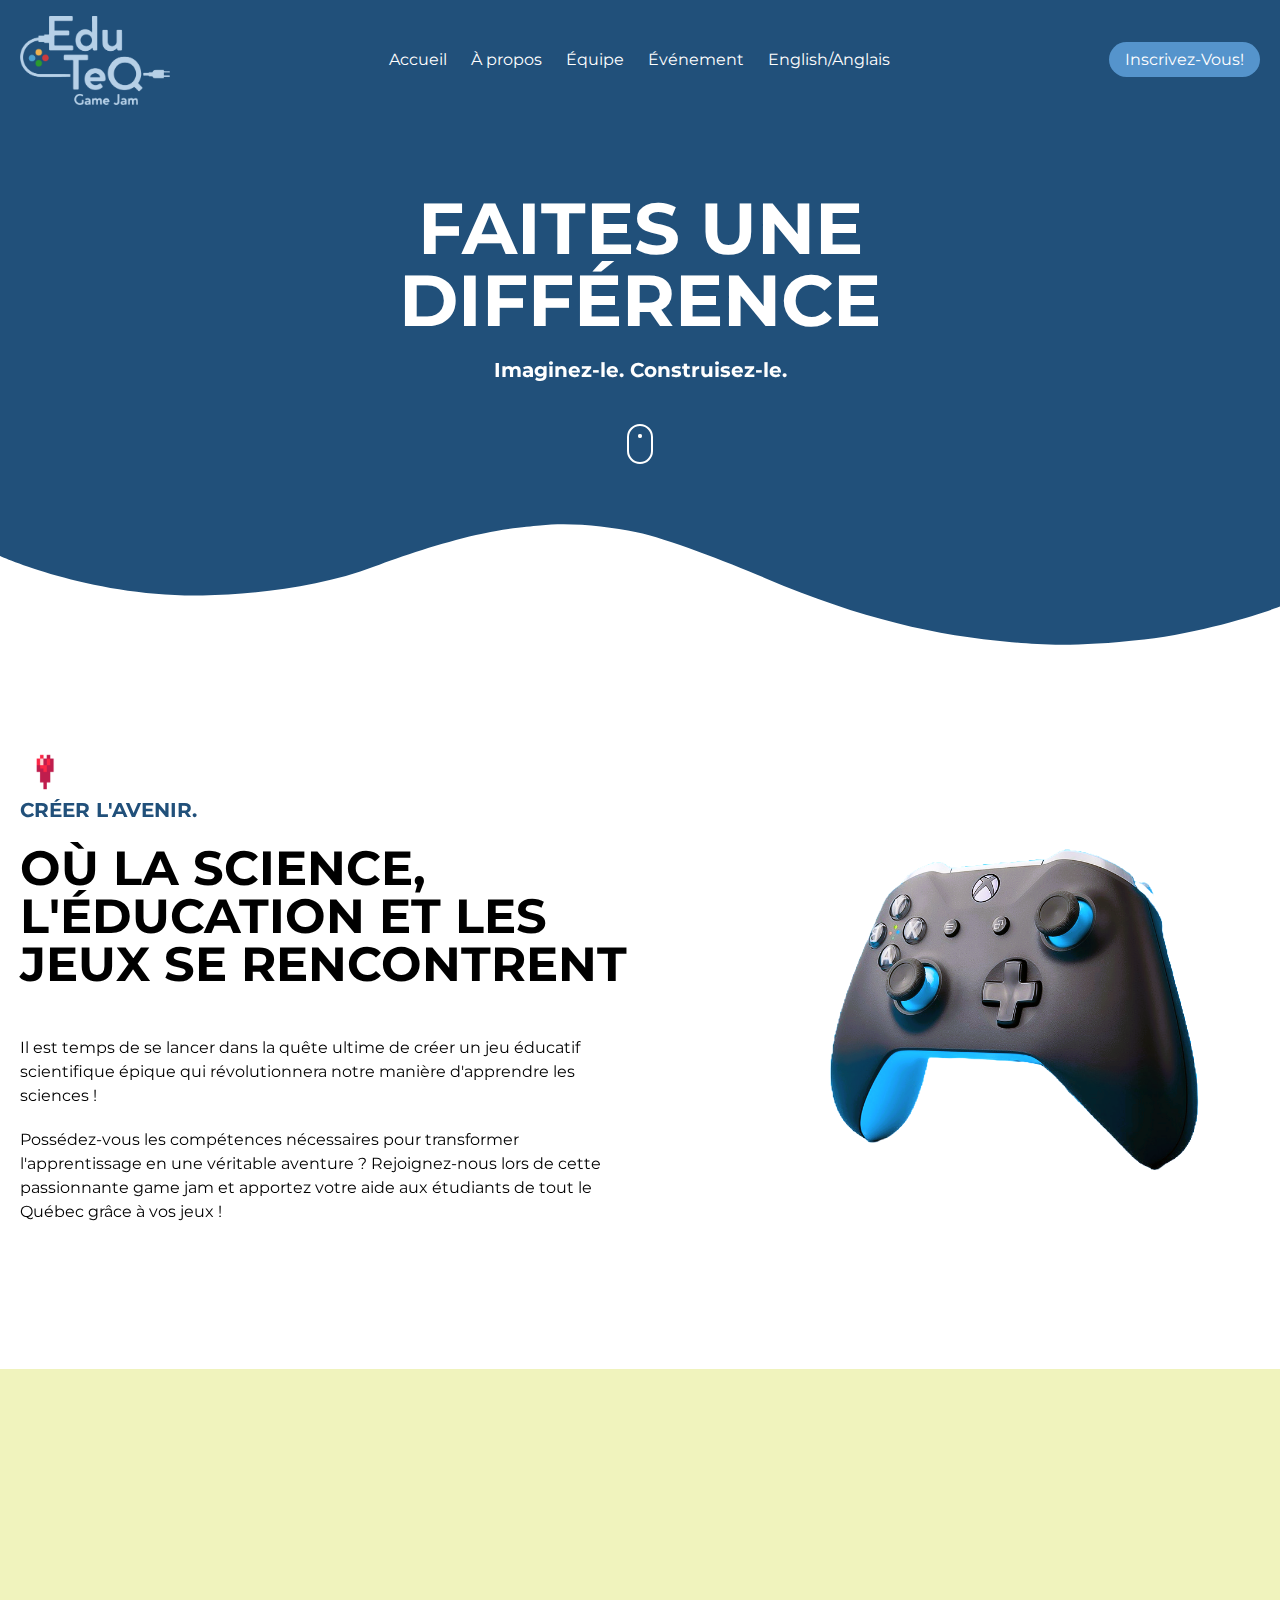
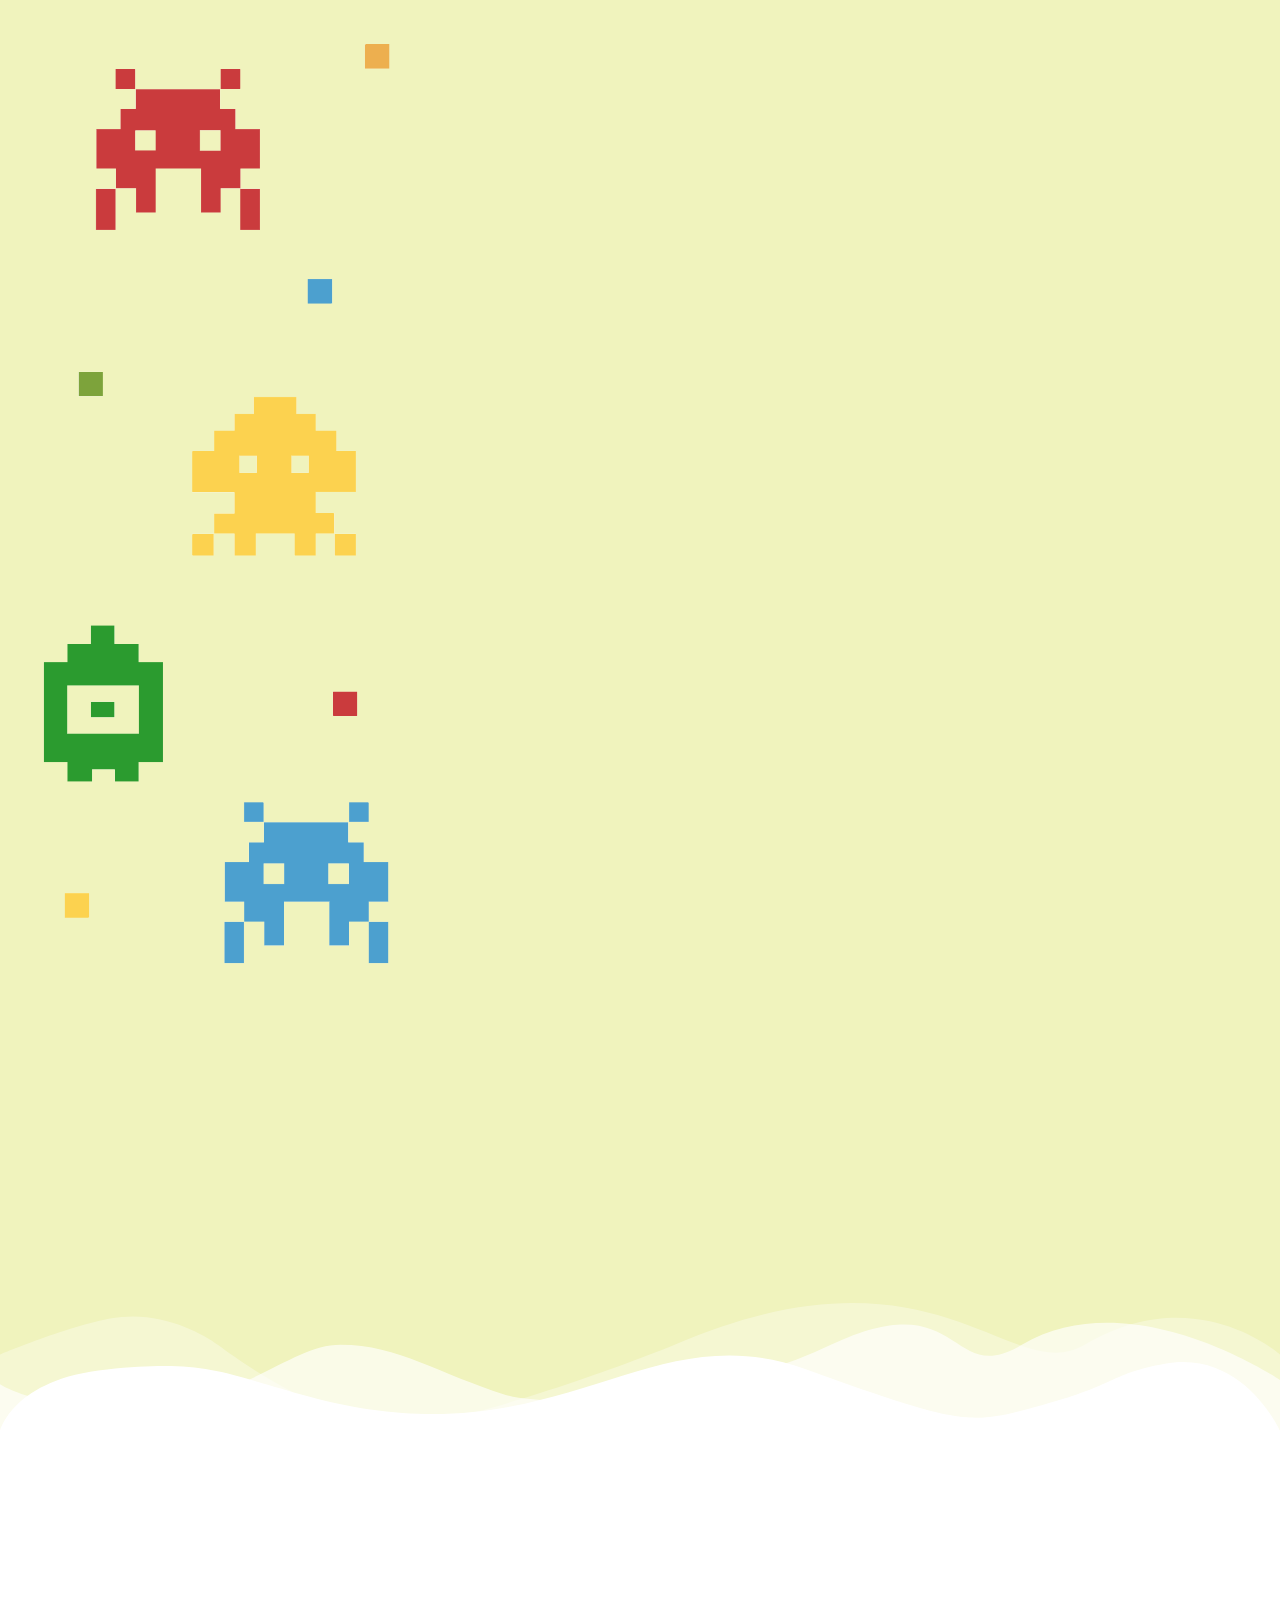
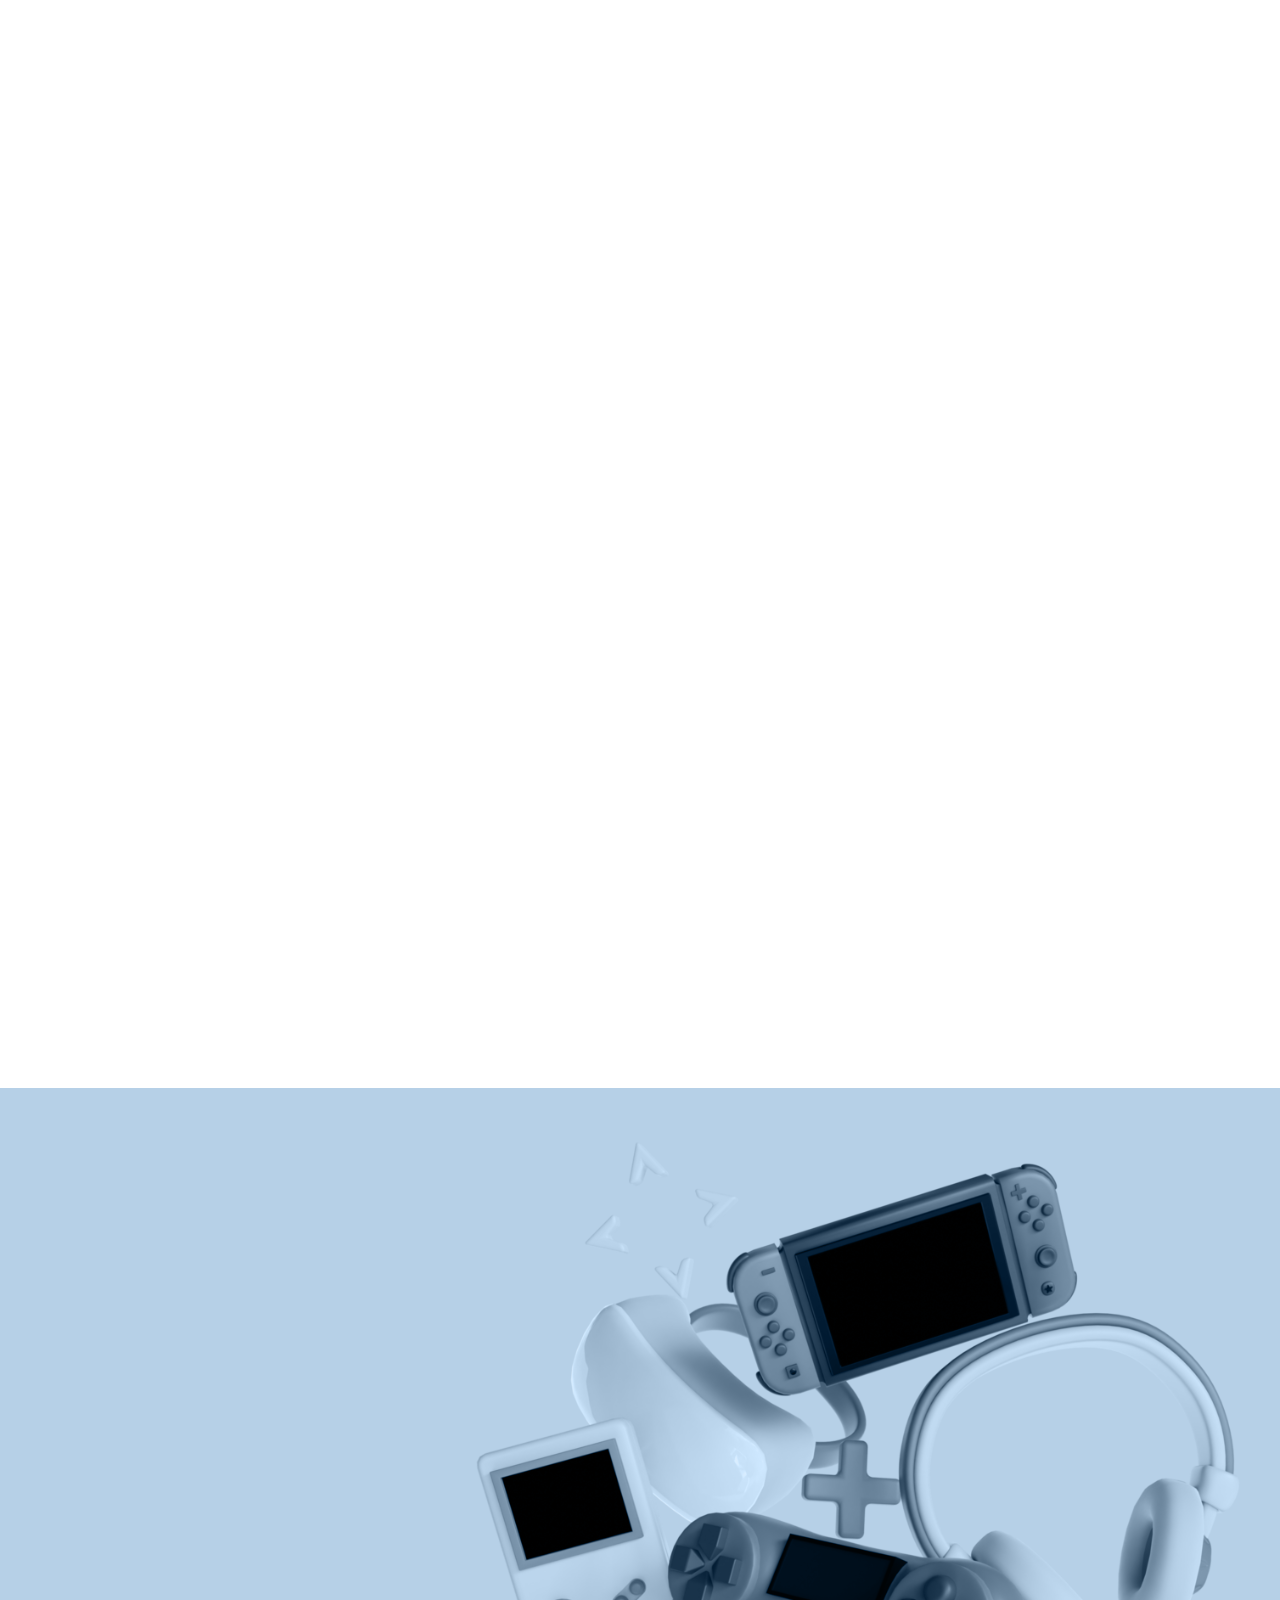
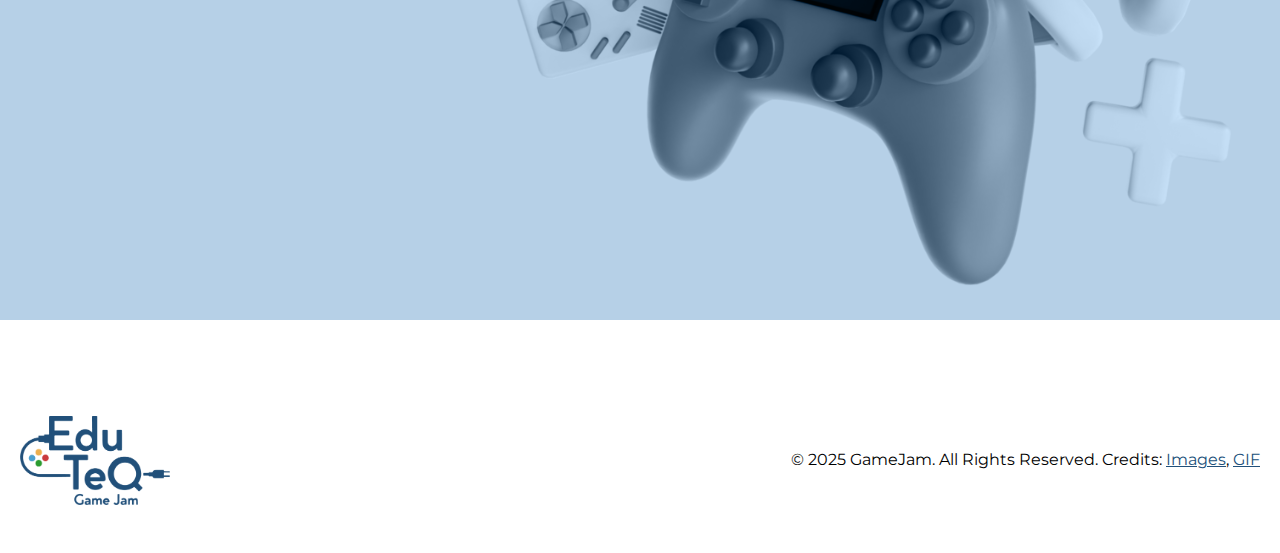
<file: index.html>
<!DOCTYPE html>
<html lang="en" style="overflow-x: hidden">
  <head>
    <meta charset="UTF-8" />
    <meta name="viewport" content="width=device-width, initial-scale=1.0" />
    <title>EduTeQ GameJam 2025</title>
    <link href="./output.css" rel="stylesheet" />
    <link href="./mouse.css" rel="stylesheet" />
    <link href="aos/aos.css" rel="stylesheet" />
    <link
      href="https://cdnjs.cloudflare.com/ajax/libs/font-awesome/6.5.1/css/all.min.css"
      rel="stylesheet"
    />
    <script src="aos/aos.js"></script>
  </head>
  <body style="overflow: initial !important; overflow-x: hidden">
    <header
      id="header"
      class="bg-accent-blue py-4 fixed top-0 z-30 w-full duration-300 transition-all ease-in-out"
    >
      <div
        class="max-w-7xl m-auto px-5 justify-between items-center flex flex-wrap"
      >
        <div class="flex items-center flex-shrink-0">
          <img style="max-width: 150px" src="images/logo-white.png" />
        </div>
        <div class="flex lg:hidden">
          <button
            id="nav-toggle"
            type="button"
            class="-m-2.5 inline-flex items-center justify-center rounded-md p-2.5 text-white"
          >
            <span class="sr-only">Open main menu</span>
            <svg
              class="h-6 w-6"
              fill="none"
              viewBox="0 0 24 24"
              stroke-width="1.5"
              stroke="currentColor"
              aria-hidden="true"
            >
              <path
                stroke-linecap="round"
                stroke-linejoin="round"
                d="M3.75 6.75h16.5M3.75 12h16.5m-16.5 5.25h16.5"
              />
            </svg>
          </button>
        </div>
        <div
          class="w-full lg:flex lg:items-center lg:w-auto hidden lg:block pt-6 lg:pt-0"
          id="nav-content"
        >
          <nav class="lg:flex lg:space-x-6">
            <div class="py-3 lg:py-0">
              <a href="#home" class="menu-item">Accueil</a>
            </div>
            <div class="py-3 lg:py-0">
              <a href="#about" class="menu-item">À propos</a>
            </div>
            <div class="py-3 lg:py-0">
              <a href="#team" class="menu-item">Équipe</a>
            </div>
            <div class="py-3 lg:py-0">
              <a href="#event" class="menu-item">Événement</a>
            </div>
            <div class="py-3 lg:py-0">
              <a
                href="en/index.html"
                class="text-white hover:text-accent-yellow transition ease-in-out"
                >English/Anglais</a
              >
            </div>
            <div class="py-3 lg:py-0 lg:hidden">
              <div>
                <a
                  href="https://forms.gle/9NixF2jeNnnMwxdg9"
                  class="rounded-full bg-accent-dark text-white hover:bg-accent-yellow hover:text-black transition ease-in-out py-2 px-4"
                  >Inscrivez-Vous!</a
                >
              </div>
            </div>
          </nav>
        </div>
        <div class="hidden lg:block">
          <div class="bt-shake">
            <a
              href="https://forms.gle/9NixF2jeNnnMwxdg9"
              class="rounded-full bg-accent-dark text-white hover:bg-accent-yellow hover:text-black transition ease-in-out py-2 px-4"
              >Inscrivez-Vous!</a
            >
          </div>
        </div>
      </div>
    </header>

    <div class="relative">
      <div class="bg-cover py-32 relative bg-accent-blue" style="height: 650px">
        <div class="absolute top-48 w-full">
          <h1
            data-aos="zoom-in"
            class="text-5xl md:text-7xl text-white text-center mb-5"
          >
            FAITES UNE <br />
            DIFFÉRENCE
          </h1>
          <h1 data-aos="fade-up" class="text-xl text-white text-center">
            Imaginez-le. Construisez-le.
          </h1>
          <div data-aos="fade-up" class="flex justify-center">
            <div class="mouse text">
              <div class="roll"></div>
              <div class="rollshadow"></div>
            </div>
          </div>
        </div>
      </div>

      <svg
        xmlns="http://www.w3.org/2000/svg"
        viewBox="0 0 1000 100"
        preserveAspectRatio="none"
        class="absolute bottom-[-1px]"
        style="fill: white"
      >
        <path
          d="M790.5,93.1c-59.3-5.3-116.8-18-192.6-50c-29.6-12.7-76.9-31-100.5-35.9c-23.6-4.9-52.6-7.8-75.5-5.3
          c-10.2,1.1-22.6,1.4-50.1,7.4c-27.2,6.3-58.2,16.6-79.4,24.7c-41.3,15.9-94.9,21.9-134,22.6C72,58.2,0,25.8,0,25.8V100h1000V65.3
          c0,0-51.5,19.4-106.2,25.7C839.5,97,814.1,95.2,790.5,93.1z"
        ></path>
      </svg>

      <!--<svg
        class="absolute bottom-0"
        style="fill: white"
        xmlns="http://www.w3.org/2000/svg"
        viewBox="0 0 1000 100"
        preserveAspectRatio="none"
      >
        <path
          class="elementor-shape-fill"
          d="M615.2,96.7C240.2,97.8,0,18.9,0,0v100h1000V0C1000,19.2,989.8,96,615.2,96.7z"
        ></path>
      </svg>-->

      <!--<img
        style="max-width: 400px; filter: hue-rotate(270deg)"
        class="absolute bottom-[-200px] right-32 z-20 animate-bounce"
        src="images/gamepad.png"
      />-->
    </div>

    <!-- Introduction Part 1 -->
    <!--<section
      class="bg-right-bottom py-24 pb-48 bg-no-repeat bg-contain"
      style="background-image: url('images/about.jpg')"
    >-->
    <section id="home" class="bg-right-bottom py-24">
      <div class="max-w-7xl m-auto px-5 md:flex">
        <div class="md:w-1/2">
          <div data-aos="fade-right">
            <img style="max-width: 50px" src="images/pixel-heart.gif" />
            <h3 class="text-xl mb-5 text-accent-blue uppercase">
              Créer l'avenir.
            </h3>
            <h2 class="text-5xl mb-12">
              OÙ LA SCIENCE, L'ÉDUCATION ET LES JEUX SE RENCONTRENT
            </h2>
            <p class="mb-5">
              Il est temps de se lancer dans la quête ultime de créer un jeu
              éducatif scientifique épique qui révolutionnera notre manière
              d'apprendre les sciences !
            </p>
            <p>
              Possédez-vous les compétences nécessaires pour transformer
              l'apprentissage en une véritable aventure ? Rejoignez-nous lors de
              cette passionnante game jam et apportez votre aide aux étudiants
              de tout le Québec grâce à vos jeux !
            </p>
          </div>
        </div>
        <div class="md:w-1/2 py-24">
          <!--<img style="max-width: 400px" class="m-auto" src="images/image.png" />-->
          <img
            style="max-width: 500px; filter: hue-rotate(16deg)"
            class="animate-bounce ml-auto w-full"
            src="images/gamepad-6646645_1280.png"
          />
        </div>
      </div>
    </section>

    <!-- Introduction Part 1 -->
    <section id="about" class="bg-accent-yellow relative py-32">
      <div class="max-w-7xl m-auto px-5 py-16 md:py-32">
        <div class="md:flex md:space-x-10">
          <div class="md:w-1/3 relative">
            <img class="hidden md:block" src="images/deco.png" />
            <img class="mb-10 block md:hidden" src="images/deco-m.png" />
          </div>
          <div class="md:w-2/3">
            <h2 data-aos="fade-up" class="text-3xl mb-10">À propos</h2>

            <p data-aos="fade-up" class="mb-5">
              Bienvenue à la UDEM Game Jam ! Nous savions tous que ce jour
              arriverait...
            </p>
            <p data-aos="fade-up" class="mb-5">
              Il est temps de plonger dans la quête ultime pour créer un jeu
              éducatif scientifique épique qui révolutionnera notre manière
              d'apprendre les sciences en 48 heures ! Avez-vous ce qu'il faut
              pour transformer l'apprentissage en une aventure?
            </p>
            <p data-aos="fade-up" class="mb-5">
              Alors, rejoignez-nous lors de cette game jam passionnante et aidez
              les étudiants partout au Québec avec vos jeux !
            </p>
            <h5 data-aos="fade-up" class="text-lg mb-2">
              C'est votre chance de :
            </h5>
            <ul data-aos="fade-up" class="list-disc pl-5">
              <li>
                Collaborez et connectez-vous avec des personnes aussi
                enthousiastes
              </li>
              <li>Aidez les étudiants à travers le Québec</li>
              <li>
                Transformez de longues leçons ennuyeuses en activités amusantes
                et captivantes
              </li>
              <li>Rendez l'apprentissage plus accessible</li>
              <li>Construisez le prochain jeu scientifique incroyable</li>
              <li>
                Prix passionnants d'une valeur totale de 1500 CAD pour les
                équipes sélectionnées
              </li>
            </ul>
            <div data-aos="fade-up" class="mt-20 grid md:grid-cols-3 gap-12">
              <div class="p-10 bg-accent-red text-center text-white">
                <i class="fa fa-flask text-4xl"></i>
                <h2 class="mt-2">Chimie</h2>
              </div>
              <div class="p-10 bg-accent-green text-center text-white">
                <i class="fa fa-dna text-4xl"></i>
                <h2 class="mt-2">Biologie</h2>
              </div>
              <div class="p-10 bg-accent-lightblue text-center text-white">
                <i class="fa fa-microscope text-4xl"></i>
                <h2 class="mt-2">Physique</h2>
              </div>
            </div>

            <h2
              data-aos="fade-up"
              class="text-center md:text-left text-4xl md:text-6xl mt-24 mb-16"
            >
              Ce que vous obtiendrez
            </h2>
            <div
              data-aos="fade-up"
              class="grid sm:grid-cols-2 lg:grid-cols-4 gap-12"
            >
              <div class="text-center sm:text-left">
                <h6 class="text-8xl mb-4 font-shoulder font-normal">01</h6>
                <p class="text-2xl">
                  Rencontrez de <br />
                  nouvelles personnes
                </p>
              </div>
              <div class="text-center sm:text-left">
                <h6 class="text-8xl mb-4 font-shoulder font-normal">02</h6>
                <p class="text-2xl">
                  Apprenez des <br />
                  conférenciers
                </p>
              </div>
              <div class="text-center sm:text-left">
                <h6 class="text-8xl mb-4 font-shoulder font-normal">03</h6>
                <p class="text-2xl">Élargissez votre <br />réseau</p>
              </div>
              <div class="text-center sm:text-left">
                <h6 class="text-8xl mb-4 font-shoulder font-normal">04</h6>
                <p class="text-2xl">
                  Profitez et <br />
                  amusez-vous
                </p>
              </div>
            </div>
          </div>
        </div>
      </div>
      <svg
        class="absolute bottom-0 rotate-180"
        style="fill: white"
        xmlns="http://www.w3.org/2000/svg"
        viewBox="0 0 1000 100"
        preserveAspectRatio="none"
      >
        <path
          class="elementor-shape-fill"
          opacity="0.33"
          d="M473,67.3c-203.9,88.3-263.1-34-320.3,0C66,119.1,0,59.7,0,59.7V0h1000v59.7 c0,0-62.1,26.1-94.9,29.3c-32.8,3.3-62.8-12.3-75.8-22.1C806,49.6,745.3,8.7,694.9,4.7S492.4,59,473,67.3z"
        ></path>
        <path
          class="elementor-shape-fill"
          opacity="0.66"
          d="M734,67.3c-45.5,0-77.2-23.2-129.1-39.1c-28.6-8.7-150.3-10.1-254,39.1 s-91.7-34.4-149.2,0C115.7,118.3,0,39.8,0,39.8V0h1000v36.5c0,0-28.2-18.5-92.1-18.5C810.2,18.1,775.7,67.3,734,67.3z"
        ></path>
        <path
          class="elementor-shape-fill"
          d="M766.1,28.9c-200-57.5-266,65.5-395.1,19.5C242,1.8,242,5.4,184.8,20.6C128,35.8,132.3,44.9,89.9,52.5C28.6,63.7,0,0,0,0 h1000c0,0-9.9,40.9-83.6,48.1S829.6,47,766.1,28.9z"
        ></path>
      </svg>
    </section>

    <section id="team" class="py-32">
      <div class="max-w-7xl m-auto px-5">
        <h3 data-aos="fade-up" class="text-3xl mb-5 text-accent-blue">
          Rencontrez
        </h3>
        <h2 data-aos="fade-up" class="text-7xl mb-32">L'équipe</h2>
        <div data-aos="fade-up" class="grid md:grid-cols-4 gap-12">
          <div class="relative">
            <img
              class="rounded-full"
              src="images/team1.jpg"
              style="
                mask-image: url(images/mask.png);
                mask-repeat: no-repeat;
                mask-size: 100%;
              "
            />

            <div class="text-center">
              <h3 class="text-xl">Neerusha Gokool</h3>
              <p>Fondateur / EduteQ</p>
            </div>
          </div>

          <div class="relative">
            <img
              class="rounded-full"
              src="images/person.jpg"
              style="
                mask-image: url(images/mask.png);
                mask-repeat: no-repeat;
                mask-size: 100%;
              "
            />

            <div class="text-center">
              <h3 class="text-xl">Nadim Boukhira</h3>
              <p>Professeur de physique / Dawson</p>
            </div>
          </div>

          <div class="relative">
            <img
              class="rounded-full"
              src="images/Tania_Peres.jpg"
              style="
                mask-image: url(images/mask.png);
                mask-repeat: no-repeat;
                mask-size: 100%;
              "
            />

            <div class="text-center">
              <h3 class="text-xl">Tania Peres</h3>
              <p>Professeur de chimie / John Abbott College</p>
            </div>
          </div>

        <div class="relative">
            <img
              class="w-full rounded-full"
              src="images/team3.jpg"
              style="
                mask-image: url(images/mask.png);
                mask-repeat: no-repeat;
                mask-size: 100%;
              "
            />
            <div class="text-center">
              <h3 class="text-xl">Sarah Katerji</h3>
              <p>Étudiant / UDEM</p>
            </div>
          </div>

          <div class="relative">
            <img
              class="w-full rounded-full"
              src="images/team2.jpg"
              style="
                mask-image: url(images/mask.png);
                mask-repeat: no-repeat;
                mask-size: 100%;
              "
            />
            <div class="text-center">
              <h3 class="text-xl">Abigail Lopez</h3>
              <p>Étudiant / Concordia</p>
            </div>
          </div>
          
          <div class="relative">
            <img
              class="w-full rounded-full"
              src="images/team4.png"
              style="
                mask-image: url(images/mask.png);
                mask-repeat: no-repeat;
                mask-size: 100%;
              "
            />
            <div class="text-center">
              <h3 class="text-xl">Taeif Ahmed</h3>
              <p>Étudiant / Concordia</p>
            </div>
          </div>
        </div>
      </div>
    </section>

    <!-- Register -->
    <section
      id="event"
      style="
        background-image: url('images/3d-render-game-equipment-console-headset-free-png.webp');
      "
      class="bg-accent-light pt-16 pb-0 md:py-32 relative bg-no-repeat bg-right-bottom bg-contain bg-blend-luminosity"
    >
      <div class="max-w-7xl m-auto px-5 mb-20 md:mb-0">
        <div class="lg:w-1/2">
          <div data-aos="fade-up">
            <h3 class="text-2xl mb-5">Inscrivez-vous</h3>
            <h2 class="text-4xl md:text-6xl mb-8">REJOIGNEZ-NOUS AUJOURD'HUI !</h2>
            <p class="mb-8">
              Date : du samedi 3 mai au dimanche 4 mai
              <br />
              Emplacement : Faculté des sciences de l'éducation, Pavillon
              Marie-Victorin, UdeM
            </p>
            <div class="mb-16">
              <a
                href="https://forms.gle/9NixF2jeNnnMwxdg9"
                class="rounded-full bg-accent-dark text-white hover:bg-accent-yellow hover:text-black transition ease-in-out py-2 px-4"
                >Inscrivez-Vous!</a
              >
            </div>
            <div class="grid grid-cols-2 md:grid-cols-4 gap-5">
              <div class="bg-accent-yellow rounded-xl text-center px-8 py-5">
                <h6 id="weeks" class="text-8xl mb-4 font-shoulder font-normal">
                  02
                </h6>
                <p class="text-xl">semaines</p>
              </div>
              <div class="bg-accent-yellow rounded-xl text-center px-8 py-5">
                <h6 id="days" class="text-8xl mb-4 font-shoulder font-normal">
                  03
                </h6>
                <p class="text-xl">jours</p>
              </div>
              <div class="bg-accent-yellow rounded-xl text-center px-8 py-5">
                <h6 id="hours" class="text-8xl mb-4 font-shoulder font-normal">
                  22
                </h6>
                <p class="text-xl">heures</p>
              </div>
              <div class="bg-accent-yellow rounded-xl text-center px-8 py-5">
                <h6
                  id="minutes"
                  class="text-8xl mb-4 font-shoulder font-normal"
                >
                  6
                </h6>
                <p class="text-xl">minutes</p>
              </div>
            </div>
          </div>
        </div>
      </div>
      <div
        style="overflow-x: hidden"
        class="md:absolute md:bottom-[-50px] md:right-0"
      >
        <div data-aos="fade-left">
          <div class="max-w-7xl bg-accent-blue px-5 md:pr-36">
            <h2 class="text-4xl text-white text-center md:text-right py-10">
              N'ATTENDEZ PAS ! REJOIGNEZ L'AVENTURE MAINTENANT.
            </h2>
          </div>
        </div>
      </div>
    </section>

    <footer class="pt-24 pb-12">
      <div
        class="max-w-7xl px-5 m-auto md:flex md:justify-between md:items-center"
      >
        <div>
          <img
            class="m-auto mb-5 md:m-0"
            style="width: 150px"
            src="images/logo-black.png"
          />
        </div>
        <div class="text-center md:text-left">
          © 2025 GameJam. All Rights Reserved. Credits:
          <a
            class="text-accent-blue underline"
            href="https://www.vecteezy.com/members/misbahihsan"
            >Images</a
          >,
          <a
            class="text-accent-blue underline"
            href="https://tenor.com/view/pixel-heart-gif-17445074855309251749"
            >GIF</a
          >
        </div>
      </div>
    </footer>
  </body>
  <script src="script.js"></script>
</html>
</file>
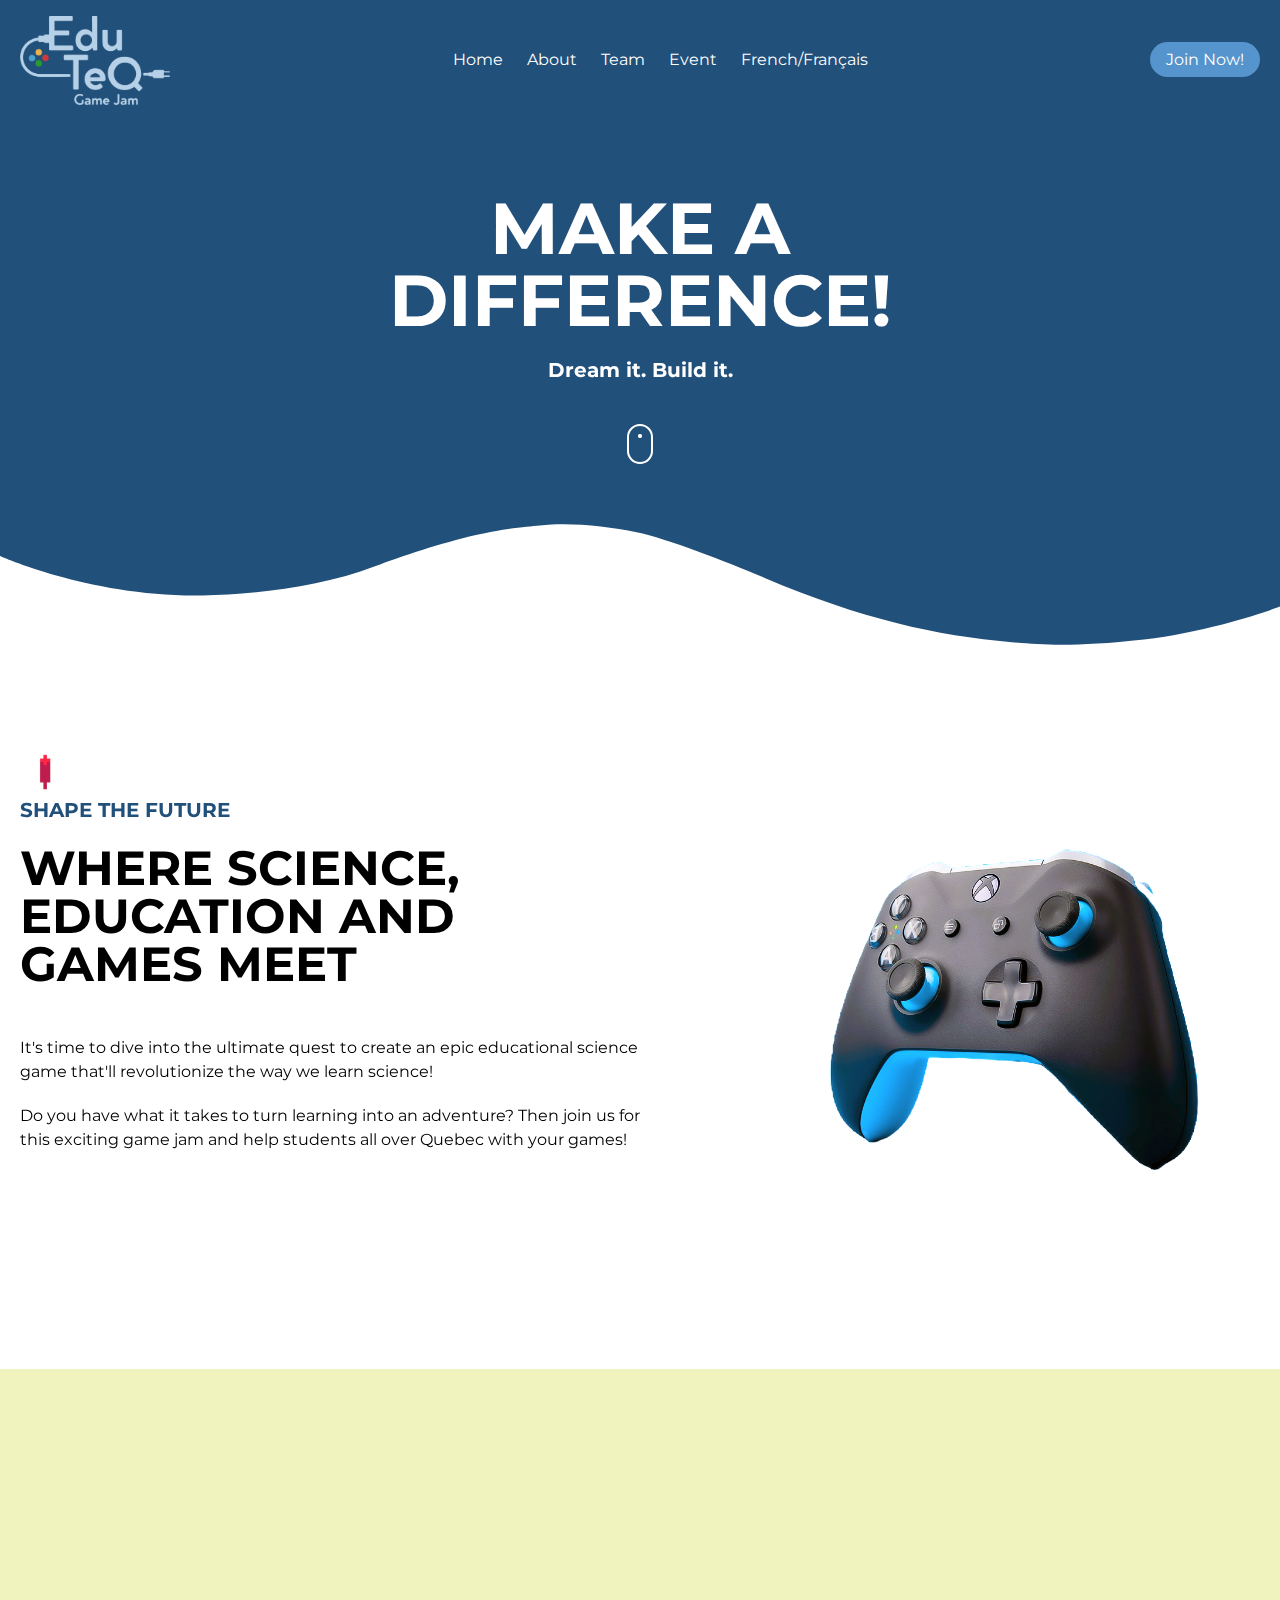
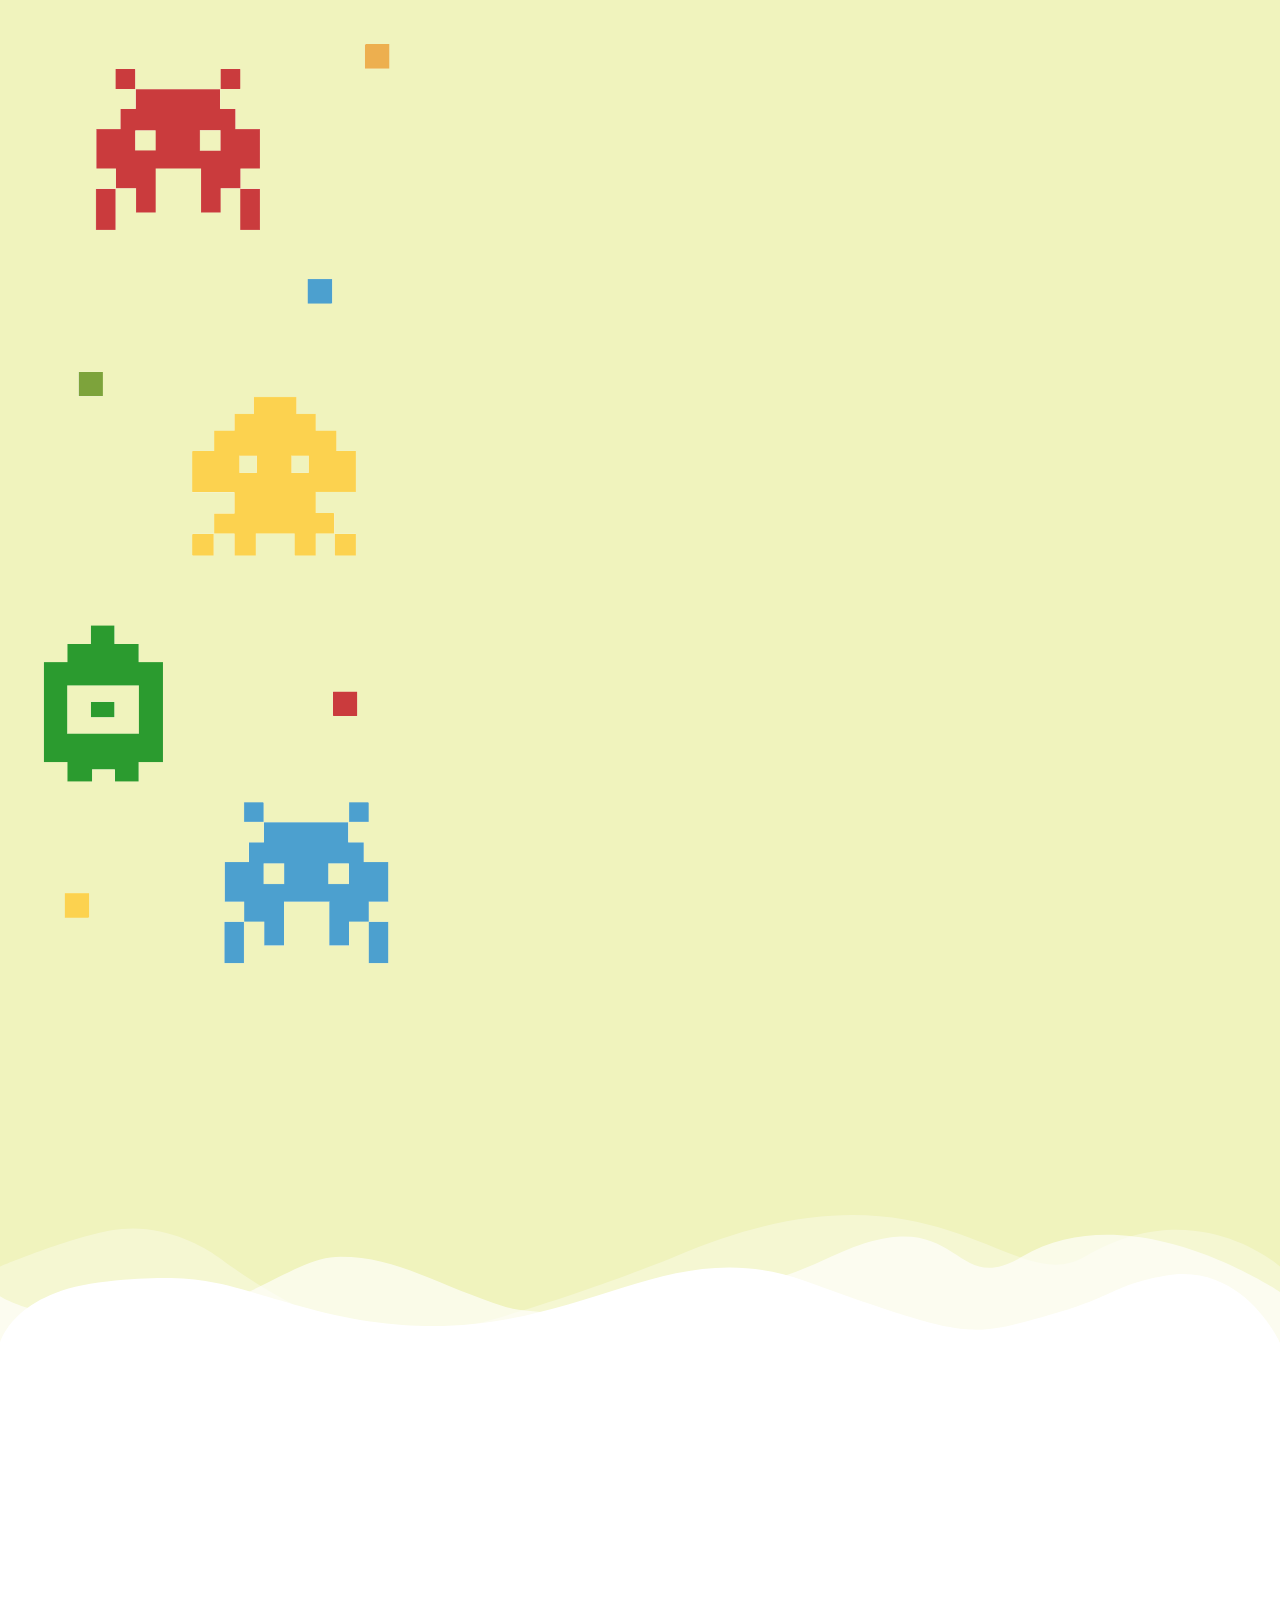
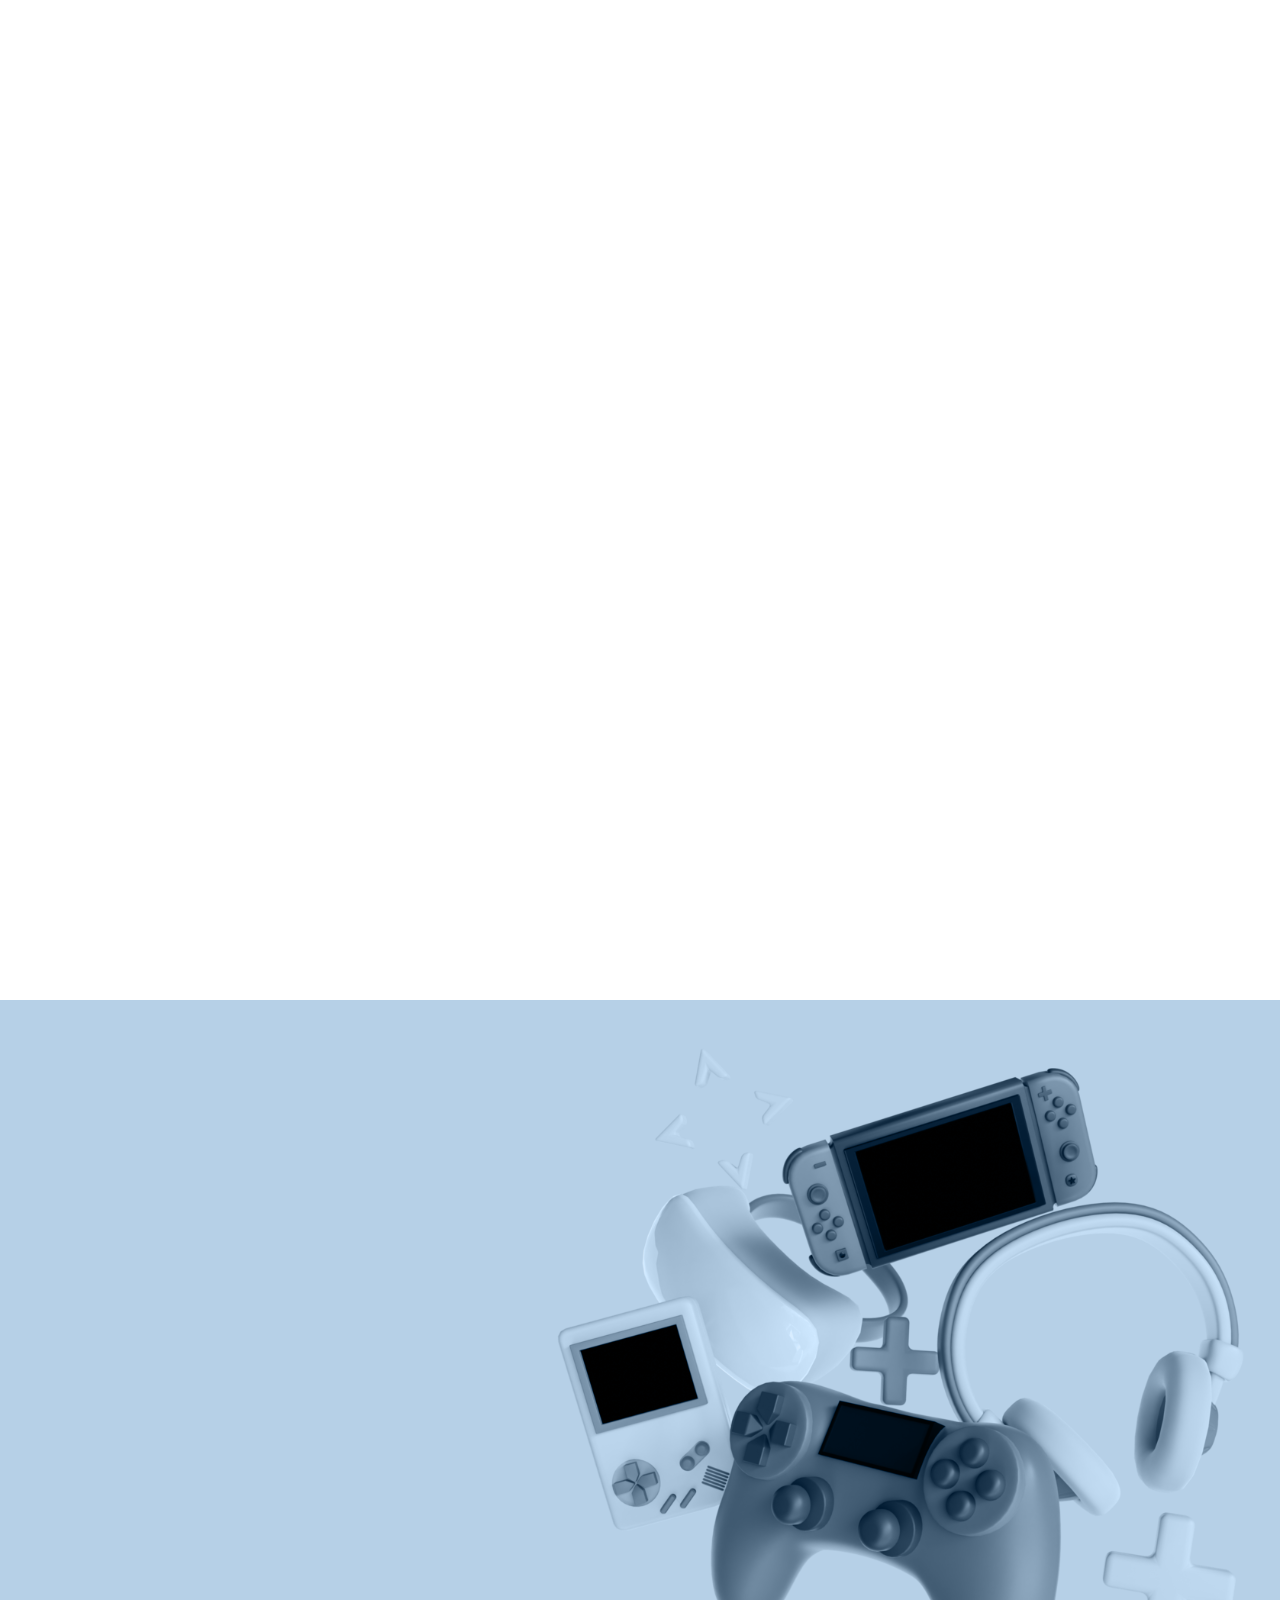
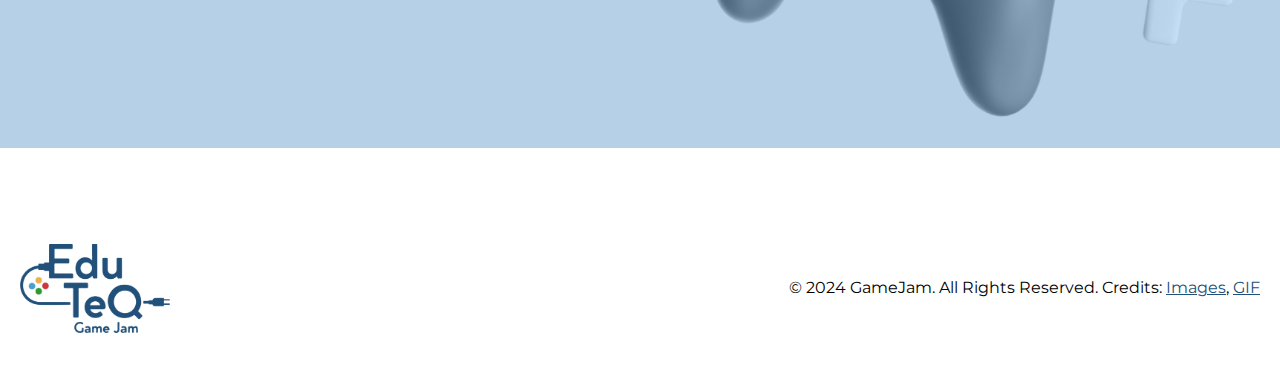
<file: en/index.html>
<!DOCTYPE html>
<html lang="en" style="overflow-x: hidden">
  <head>
    <meta charset="UTF-8" />
    <meta name="viewport" content="width=device-width, initial-scale=1.0" />
    <title>EduTeQ GameJam 2025</title>
    <link href="./../output.css" rel="stylesheet" />
    <link href="./../mouse.css" rel="stylesheet" />
    <link href="../aos/aos.css" rel="stylesheet" />
    <link
      href="https://cdnjs.cloudflare.com/ajax/libs/font-awesome/6.5.1/css/all.min.css"
      rel="stylesheet"
    />
    <script src="../aos/aos.js"></script>
  </head>
  <body style="overflow: initial !important; overflow-x: hidden">
    <header
      id="header"
      class="bg-accent-blue py-4 fixed top-0 z-30 w-full duration-300 transition-all ease-in-out"
    >
      <div
        class="max-w-7xl m-auto px-5 justify-between items-center flex flex-wrap"
      >
        <div class="flex items-center flex-shrink-0">
          <img style="max-width: 150px" src="../images/logo-white.png" />
        </div>
        <div class="flex lg:hidden">
          <button
            id="nav-toggle"
            type="button"
            class="-m-2.5 inline-flex items-center justify-center rounded-md p-2.5 text-white"
          >
            <span class="sr-only">Open main menu</span>
            <svg
              class="h-6 w-6"
              fill="none"
              viewBox="0 0 24 24"
              stroke-width="1.5"
              stroke="currentColor"
              aria-hidden="true"
            >
              <path
                stroke-linecap="round"
                stroke-linejoin="round"
                d="M3.75 6.75h16.5M3.75 12h16.5m-16.5 5.25h16.5"
              />
            </svg>
          </button>
        </div>
        <div
          class="w-full lg:flex lg:items-center lg:w-auto hidden lg:block pt-6 lg:pt-0"
          id="nav-content"
        >
          <nav class="lg:flex lg:space-x-6">
            <div class="py-3 lg:py-0">
              <a href="#home" class="menu-item">Home</a>
            </div>
            <div class="py-3 lg:py-0">
              <a href="#about" class="menu-item">About</a>
            </div>
            <div class="py-3 lg:py-0">
              <a href="#team" class="menu-item">Team</a>
            </div>
            <div class="py-3 lg:py-0">
              <a href="#event" class="menu-item">Event</a>
            </div>
            <div class="py-3 lg:py-0">
              <a
                href="../index.html"
                class="text-white hover:text-accent-yellow transition ease-in-out"
                >French/Français</a
              >
            </div>
            <div class="py-3 lg:py-0 lg:hidden">
              <div>
                <a
                  href="https://forms.gle/NcCDAuze5osukE3h6"
                  class="rounded-full bg-accent-dark text-white hover:bg-accent-yellow hover:text-black transition ease-in-out py-2 px-4"
                  >Join Now!</a
                >
              </div>
            </div>
          </nav>
        </div>
        <div class="hidden lg:block">
          <div class="bt-shake">
            <a
              href="https://forms.gle/NcCDAuze5osukE3h6"
              class="rounded-full bg-accent-dark text-white hover:bg-accent-yellow hover:text-black transition ease-in-out py-2 px-4"
              >Join Now!</a
            >
          </div>
        </div>
      </div>
    </header>

    <div class="relative">
      <div class="bg-cover py-32 relative bg-accent-blue" style="height: 650px">
        <div class="absolute top-48 w-full">
          <h1
            data-aos="zoom-in"
            class="text-5xl md:text-7xl text-white text-center mb-5"
          >
            MAKE A <br />DIFFERENCE!
          </h1>
          <h1 data-aos="fade-up" class="text-xl text-white text-center">
            Dream it. Build it.
          </h1>
          <div data-aos="fade-up" class="flex justify-center">
            <div class="mouse text">
              <div class="roll"></div>
              <div class="rollshadow"></div>
            </div>
          </div>
        </div>
      </div>

      <svg
        xmlns="http://www.w3.org/2000/svg"
        viewBox="0 0 1000 100"
        preserveAspectRatio="none"
        class="absolute bottom-[-1px]"
        style="fill: white"
      >
        <path
          d="M790.5,93.1c-59.3-5.3-116.8-18-192.6-50c-29.6-12.7-76.9-31-100.5-35.9c-23.6-4.9-52.6-7.8-75.5-5.3
          c-10.2,1.1-22.6,1.4-50.1,7.4c-27.2,6.3-58.2,16.6-79.4,24.7c-41.3,15.9-94.9,21.9-134,22.6C72,58.2,0,25.8,0,25.8V100h1000V65.3
          c0,0-51.5,19.4-106.2,25.7C839.5,97,814.1,95.2,790.5,93.1z"
        ></path>
      </svg>

      <!--<svg
        class="absolute bottom-0"
        style="fill: white"
        xmlns="http://www.w3.org/2000/svg"
        viewBox="0 0 1000 100"
        preserveAspectRatio="none"
      >
        <path
          class="elementor-shape-fill"
          d="M615.2,96.7C240.2,97.8,0,18.9,0,0v100h1000V0C1000,19.2,989.8,96,615.2,96.7z"
        ></path>
      </svg>-->

      <!--<img
        style="max-width: 400px; filter: hue-rotate(270deg)"
        class="absolute bottom-[-200px] right-32 z-20 animate-bounce"
        src="images/gamepad.png"
      />-->
    </div>

    <!-- Introduction Part 1 -->
    <!--<section
      class="bg-right-bottom py-24 pb-48 bg-no-repeat bg-contain"
      style="background-image: url('images/about.jpg')"
    >-->
    <section id="home" class="bg-right-bottom py-24">
      <div class="max-w-7xl m-auto px-5 md:flex">
        <div class="md:w-1/2">
          <div data-aos="fade-right">
            <img style="max-width: 50px" src="../images/pixel-heart.gif" />
            <h3 class="text-xl mb-5 text-accent-blue">SHAPE THE FUTURE</h3>
            <h2 class="text-5xl mb-12">
              WHERE SCIENCE, EDUCATION AND GAMES MEET
            </h2>
            <p class="mb-5">
              It's time to dive into the ultimate quest to create an epic
              educational science game that'll revolutionize the way we learn
              science!
            </p>
            <p>
              Do you have what it takes to turn learning into an adventure? Then
              join us for this exciting game jam and help students all over
              Quebec with your games!
            </p>
          </div>
        </div>
        <div class="md:w-1/2 py-24">
          <!--<img style="max-width: 400px" class="m-auto" src="images/image.png" />-->
          <img
            style="max-width: 500px; filter: hue-rotate(16deg)"
            class="animate-bounce ml-auto w-full"
            src="../images/gamepad-6646645_1280.png"
          />
        </div>
      </div>
    </section>

    <!-- Introduction Part 1 -->
    <section id="about" class="bg-accent-yellow relative py-32">
      <div class="max-w-7xl m-auto px-5 py-16 md:py-32">
        <div class="md:flex md:space-x-10">
          <div class="md:w-1/3 relative">
            <img class="hidden md:block" src="../images/deco.png" />
            <img class="mb-10 block md:hidden" src="../images/deco-m.png" />
          </div>
          <div class="md:w-2/3">
            <h2 data-aos="fade-up" class="text-3xl mb-10">About</h2>

            <p data-aos="fade-up" class="mb-5">
              Welcome to the UDEM Game Jam! We all knew this day would come...
            </p>
            <p data-aos="fade-up" class="mb-5">
              It's time to dive into the ultimate quest to create an epic
              educational science game that'll revolutionize the way we learn
              science in 48 hours! Do you have what it takes to turn learning
              into an adventure?
            </p>
            <p data-aos="fade-up" class="mb-5">
              Then join us for this exciting game jam and help students all over
              Quebec with your games!
            </p>
            <h5 data-aos="fade-up" class="text-lg mb-2">
              It's your chance to:
            </h5>
            <ul data-aos="fade-up" class="list-disc pl-5">
              <li>Collaborate and connect with people that are as excited</li>
              <li>Help students across Quebec</li>
              <li>Turn long boring lessons into fun and engaging activities</li>
              <li>Make learning more accessible</li>
              <li>Build the next amazing science game</li>
              <li>
                Exciting prizes with a total of 1500 CAD for selected teams
              </li>
            </ul>
            <div data-aos="fade-up" class="mt-20 grid md:grid-cols-3 gap-12">
              <div class="p-10 bg-accent-red text-center text-white">
                <i class="fa fa-flask text-4xl"></i>
                <h2 class="mt-2">Chemistry</h2>
              </div>
              <div class="p-10 bg-accent-green text-center text-white">
                <i class="fa fa-dna text-4xl"></i>
                <h2 class="mt-2">Biology</h2>
              </div>
              <div class="p-10 bg-accent-lightblue text-center text-white">
                <i class="fa fa-microscope text-4xl"></i>
                <h2 class="mt-2">Physics</h2>
              </div>
            </div>

            <h2
              data-aos="fade-up"
              class="text-center md:text-left text-4xl md:text-6xl mt-24 mb-16"
            >
              What you will get
            </h2>
            <div
              data-aos="fade-up"
              class="grid sm:grid-cols-2 lg:grid-cols-4 gap-12"
            >
              <div class="text-center sm:text-left">
                <h6 class="text-8xl mb-4 font-shoulder font-normal">01</h6>
                <p class="text-2xl">
                  Meet New <br />
                  People
                </p>
              </div>
              <div class="text-center sm:text-left">
                <h6 class="text-8xl mb-4 font-shoulder font-normal">02</h6>
                <p class="text-2xl">
                  Learn from <br />
                  Speakers
                </p>
              </div>
              <div class="text-center sm:text-left">
                <h6 class="text-8xl mb-4 font-shoulder font-normal">03</h6>
                <p class="text-2xl">
                  Expand Your <br />
                  Network
                </p>
              </div>
              <div class="text-center sm:text-left">
                <h6 class="text-8xl mb-4 font-shoulder font-normal">04</h6>
                <p class="text-2xl">
                  Enjoy & <br />
                  Have fun
                </p>
              </div>
            </div>
          </div>
        </div>
      </div>
      <svg
        class="absolute bottom-0 rotate-180"
        style="fill: white"
        xmlns="http://www.w3.org/2000/svg"
        viewBox="0 0 1000 100"
        preserveAspectRatio="none"
      >
        <path
          class="elementor-shape-fill"
          opacity="0.33"
          d="M473,67.3c-203.9,88.3-263.1-34-320.3,0C66,119.1,0,59.7,0,59.7V0h1000v59.7 c0,0-62.1,26.1-94.9,29.3c-32.8,3.3-62.8-12.3-75.8-22.1C806,49.6,745.3,8.7,694.9,4.7S492.4,59,473,67.3z"
        ></path>
        <path
          class="elementor-shape-fill"
          opacity="0.66"
          d="M734,67.3c-45.5,0-77.2-23.2-129.1-39.1c-28.6-8.7-150.3-10.1-254,39.1 s-91.7-34.4-149.2,0C115.7,118.3,0,39.8,0,39.8V0h1000v36.5c0,0-28.2-18.5-92.1-18.5C810.2,18.1,775.7,67.3,734,67.3z"
        ></path>
        <path
          class="elementor-shape-fill"
          d="M766.1,28.9c-200-57.5-266,65.5-395.1,19.5C242,1.8,242,5.4,184.8,20.6C128,35.8,132.3,44.9,89.9,52.5C28.6,63.7,0,0,0,0 h1000c0,0-9.9,40.9-83.6,48.1S829.6,47,766.1,28.9z"
        ></path>
      </svg>
    </section>

    <section id="team" class="py-32">
      <div class="max-w-7xl m-auto px-5">
        <h3 data-aos="fade-up" class="text-3xl mb-5 text-accent-blue">Meet</h3>
        <h2 data-aos="fade-up" class="text-7xl mb-32">The Team</h2>
        <div data-aos="fade-up" class="grid md:grid-cols-4 gap-12">
          <div class="relative">
            <img
              class="rounded-full"
              src="../images/team1.jpg"
              style="
                mask-image: url(../images/mask.png);
                mask-repeat: no-repeat;
                mask-size: 100%;
              "
            />

            <div class="text-center">
              <h3 class="text-xl">Neerusha Gokool</h3>
              <p>Founder / EduteQ</p>
            </div>
          </div>

          <div class="relative">
            <img
              class="rounded-full"
              src="../images/person.jpg"
              style="
                mask-image: url(../images/mask.png);
                mask-repeat: no-repeat;
                mask-size: 100%;
              "
            />

            <div class="text-center">
              <h3 class="text-xl">Nadim Boukhira</h3>
              <p>Physics Instructor / Dawson</p>
            </div>
          </div>

          <div class="relative">
            <img
              class="rounded-full"
              src="../images/Tania_Peres.jpg"
              style="
                mask-image: url(../images/mask.png);
                mask-repeat: no-repeat;
                mask-size: 100%;
              "
            />

            <div class="text-center">
              <h3 class="text-xl">Tania Peres</h3>
              <p>Chemistry Instructor / John Abbott College</p>
            </div>
          </div>
          <div class="relative">
            <img
              class="w-full rounded-full"
              src="../images/team3.jpg"
              style="
                mask-image: url(../images/mask.png);
                mask-repeat: no-repeat;
                mask-size: 100%;
              "
            />
            <div class="text-center">
              <h3 class="text-xl">Sarah Katerji</h3>
              <p>Student / UDEM</p>
            </div>
          </div>
         

          <div class="relative">
            <img
              class="w-full rounded-full"
              src="../images/team2.jpg"
              style="
                mask-image: url(../images/mask.png);
                mask-repeat: no-repeat;
                mask-size: 100%;
              "
            />
            <div class="text-center">
              <h3 class="text-xl">Abigail Lopez</h3>
              <p>Student / Concordia</p>
            </div>
          </div>
          
          <div class="relative">
            <img
              class="w-full rounded-full"
              src="../images/team4.png"
              style="
                mask-image: url(../images/mask.png);
                mask-repeat: no-repeat;
                mask-size: 100%;
              "
            />
            <div class="text-center">
              <h3 class="text-xl">Taeif Ahmed</h3>
              <p>Student / Concordia</p>
            </div>
          </div>
        </div>
      </div>
    </section>

    <!-- Register -->
    <section
      id="event"
      style="
        background-image: url('../images/3d-render-game-equipment-console-headset-free-png.webp');
      "
      class="bg-accent-light pt-16 pb-0 md:py-32 relative bg-no-repeat bg-right-bottom bg-contain bg-blend-luminosity"
    >
      <div class="max-w-7xl m-auto px-5 mb-20 md:mb-0">
        <div class="lg:w-1/2">
          <div data-aos="fade-up">
            <h3 class="text-2xl mb-5">Register</h3>
            <h2 class="text-6xl mb-8">JOIN US TODAY!</h2>
            <p class="mb-8">
              Date: Saturday May 3rd to Sunday May 4th
              <br />
              Location: Faculté des sciences de l'éducation, Pavillon
              Marie-Victorin, UdeM
            </p>
            <div class="mb-16">
              <a
                href="https://forms.gle/NcCDAuze5osukE3h6"
                class="rounded-full bg-accent-dark text-white hover:bg-accent-yellow hover:text-black transition ease-in-out py-2 px-4"
                >Join Now!</a
              >
            </div>
            <div class="grid grid-cols-2 md:grid-cols-4 gap-5">
              <div class="bg-accent-yellow rounded-xl text-center px-8 py-5">
                <h6 id="weeks" class="text-8xl mb-4 font-shoulder font-normal">
                  02
                </h6>
                <p class="text-xl">weeks</p>
              </div>
              <div class="bg-accent-yellow rounded-xl text-center px-8 py-5">
                <h6 id="days" class="text-8xl mb-4 font-shoulder font-normal">
                  03
                </h6>
                <p class="text-xl">days</p>
              </div>
              <div class="bg-accent-yellow rounded-xl text-center px-8 py-5">
                <h6 id="hours" class="text-8xl mb-4 font-shoulder font-normal">
                  22
                </h6>
                <p class="text-xl">hours</p>
              </div>
              <div class="bg-accent-yellow rounded-xl text-center px-8 py-5">
                <h6
                  id="minutes"
                  class="text-8xl mb-4 font-shoulder font-normal"
                >
                  6
                </h6>
                <p class="text-xl">minutes</p>
              </div>
            </div>
          </div>
        </div>
      </div>
      <div
        style="overflow-x: hidden"
        class="md:absolute md:bottom-[-50px] md:right-0"
      >
        <div data-aos="fade-left">
          <div class="max-w-7xl bg-accent-blue px-5 md:pr-36">
            <h2 class="text-4xl text-white text-center md:text-right py-10">
              DON'T WAIT! JOIN THE ADVENTURE NOW.
            </h2>
          </div>
        </div>
      </div>
    </section>

    <footer class="pt-24 pb-12">
      <div
        class="max-w-7xl px-5 m-auto md:flex md:justify-between md:items-center"
      >
        <div>
          <img
            class="m-auto mb-5 md:m-0"
            style="width: 150px"
            src="../images/logo-black.png"
          />
        </div>
        <div class="text-center md:text-left">
          © 2024 GameJam. All Rights Reserved. Credits:
          <a
            class="text-accent-blue underline"
            href="https://www.vecteezy.com/members/misbahihsan"
            >Images</a
          >,
          <a
            class="text-accent-blue underline"
            href="https://tenor.com/view/pixel-heart-gif-17445074855309251749"
            >GIF</a
          >
        </div>
      </div>
    </footer>
  </body>
  <script src="../script.js"></script>
</html>
</file>
<file: output.css>
@import url("https://fonts.googleapis.com/css2?family=Montserrat:ital,wght@0,100;0,200;0,300;0,400;0,500;0,600;0,700;0,800;0,900;1,100;1,200;1,300;1,400;1,500;1,600;1,700;1,800;1,900&family=Open+Sans:ital,wght@0,300;0,400;0,500;0,600;0,700;0,800;1,300;1,400;1,500;1,600;1,700;1,800&display=swap");

@import url("https://fonts.googleapis.com/css2?family=Big+Shoulders+Text:wght@100;200;300;400;500;600;700;800;900&display=swap");

/*
! tailwindcss v3.4.1 | MIT License | https://tailwindcss.com
*/

/*
1. Prevent padding and border from affecting element width. (https://github.com/mozdevs/cssremedy/issues/4)
2. Allow adding a border to an element by just adding a border-width. (https://github.com/tailwindcss/tailwindcss/pull/116)
*/

*,
::before,
::after {
  box-sizing: border-box;
  /* 1 */
  border-width: 0;
  /* 2 */
  border-style: solid;
  /* 2 */
  border-color: #e5e7eb;
  /* 2 */
}

::before,
::after {
  --tw-content: '';
}

/*
1. Use a consistent sensible line-height in all browsers.
2. Prevent adjustments of font size after orientation changes in iOS.
3. Use a more readable tab size.
4. Use the user's configured `sans` font-family by default.
5. Use the user's configured `sans` font-feature-settings by default.
6. Use the user's configured `sans` font-variation-settings by default.
7. Disable tap highlights on iOS
*/

html,
:host {
  line-height: 1.5;
  /* 1 */
  -webkit-text-size-adjust: 100%;
  /* 2 */
  -moz-tab-size: 4;
  /* 3 */
  -o-tab-size: 4;
     tab-size: 4;
  /* 3 */
  font-family: ui-sans-serif, system-ui, sans-serif, "Apple Color Emoji", "Segoe UI Emoji", "Segoe UI Symbol", "Noto Color Emoji";
  /* 4 */
  font-feature-settings: normal;
  /* 5 */
  font-variation-settings: normal;
  /* 6 */
  -webkit-tap-highlight-color: transparent;
  /* 7 */
}

/*
1. Remove the margin in all browsers.
2. Inherit line-height from `html` so users can set them as a class directly on the `html` element.
*/

body {
  margin: 0;
  /* 1 */
  line-height: inherit;
  /* 2 */
}

/*
1. Add the correct height in Firefox.
2. Correct the inheritance of border color in Firefox. (https://bugzilla.mozilla.org/show_bug.cgi?id=190655)
3. Ensure horizontal rules are visible by default.
*/

hr {
  height: 0;
  /* 1 */
  color: inherit;
  /* 2 */
  border-top-width: 1px;
  /* 3 */
}

/*
Add the correct text decoration in Chrome, Edge, and Safari.
*/

abbr:where([title]) {
  -webkit-text-decoration: underline dotted;
          text-decoration: underline dotted;
}

/*
Remove the default font size and weight for headings.
*/

h1,
h2,
h3,
h4,
h5,
h6 {
  font-size: inherit;
  font-weight: inherit;
}

/*
Reset links to optimize for opt-in styling instead of opt-out.
*/

a {
  color: inherit;
  text-decoration: inherit;
}

/*
Add the correct font weight in Edge and Safari.
*/

b,
strong {
  font-weight: bolder;
}

/*
1. Use the user's configured `mono` font-family by default.
2. Use the user's configured `mono` font-feature-settings by default.
3. Use the user's configured `mono` font-variation-settings by default.
4. Correct the odd `em` font sizing in all browsers.
*/

code,
kbd,
samp,
pre {
  font-family: ui-monospace, SFMono-Regular, Menlo, Monaco, Consolas, "Liberation Mono", "Courier New", monospace;
  /* 1 */
  font-feature-settings: normal;
  /* 2 */
  font-variation-settings: normal;
  /* 3 */
  font-size: 1em;
  /* 4 */
}

/*
Add the correct font size in all browsers.
*/

small {
  font-size: 80%;
}

/*
Prevent `sub` and `sup` elements from affecting the line height in all browsers.
*/

sub,
sup {
  font-size: 75%;
  line-height: 0;
  position: relative;
  vertical-align: baseline;
}

sub {
  bottom: -0.25em;
}

sup {
  top: -0.5em;
}

/*
1. Remove text indentation from table contents in Chrome and Safari. (https://bugs.chromium.org/p/chromium/issues/detail?id=999088, https://bugs.webkit.org/show_bug.cgi?id=201297)
2. Correct table border color inheritance in all Chrome and Safari. (https://bugs.chromium.org/p/chromium/issues/detail?id=935729, https://bugs.webkit.org/show_bug.cgi?id=195016)
3. Remove gaps between table borders by default.
*/

table {
  text-indent: 0;
  /* 1 */
  border-color: inherit;
  /* 2 */
  border-collapse: collapse;
  /* 3 */
}

/*
1. Change the font styles in all browsers.
2. Remove the margin in Firefox and Safari.
3. Remove default padding in all browsers.
*/

button,
input,
optgroup,
select,
textarea {
  font-family: inherit;
  /* 1 */
  font-feature-settings: inherit;
  /* 1 */
  font-variation-settings: inherit;
  /* 1 */
  font-size: 100%;
  /* 1 */
  font-weight: inherit;
  /* 1 */
  line-height: inherit;
  /* 1 */
  color: inherit;
  /* 1 */
  margin: 0;
  /* 2 */
  padding: 0;
  /* 3 */
}

/*
Remove the inheritance of text transform in Edge and Firefox.
*/

button,
select {
  text-transform: none;
}

/*
1. Correct the inability to style clickable types in iOS and Safari.
2. Remove default button styles.
*/

button,
[type='button'],
[type='reset'],
[type='submit'] {
  -webkit-appearance: button;
  /* 1 */
  background-color: transparent;
  /* 2 */
  background-image: none;
  /* 2 */
}

/*
Use the modern Firefox focus style for all focusable elements.
*/

:-moz-focusring {
  outline: auto;
}

/*
Remove the additional `:invalid` styles in Firefox. (https://github.com/mozilla/gecko-dev/blob/2f9eacd9d3d995c937b4251a5557d95d494c9be1/layout/style/res/forms.css#L728-L737)
*/

:-moz-ui-invalid {
  box-shadow: none;
}

/*
Add the correct vertical alignment in Chrome and Firefox.
*/

progress {
  vertical-align: baseline;
}

/*
Correct the cursor style of increment and decrement buttons in Safari.
*/

::-webkit-inner-spin-button,
::-webkit-outer-spin-button {
  height: auto;
}

/*
1. Correct the odd appearance in Chrome and Safari.
2. Correct the outline style in Safari.
*/

[type='search'] {
  -webkit-appearance: textfield;
  /* 1 */
  outline-offset: -2px;
  /* 2 */
}

/*
Remove the inner padding in Chrome and Safari on macOS.
*/

::-webkit-search-decoration {
  -webkit-appearance: none;
}

/*
1. Correct the inability to style clickable types in iOS and Safari.
2. Change font properties to `inherit` in Safari.
*/

::-webkit-file-upload-button {
  -webkit-appearance: button;
  /* 1 */
  font: inherit;
  /* 2 */
}

/*
Add the correct display in Chrome and Safari.
*/

summary {
  display: list-item;
}

/*
Removes the default spacing and border for appropriate elements.
*/

blockquote,
dl,
dd,
h1,
h2,
h3,
h4,
h5,
h6,
hr,
figure,
p,
pre {
  margin: 0;
}

fieldset {
  margin: 0;
  padding: 0;
}

legend {
  padding: 0;
}

ol,
ul,
menu {
  list-style: none;
  margin: 0;
  padding: 0;
}

/*
Reset default styling for dialogs.
*/

dialog {
  padding: 0;
}

/*
Prevent resizing textareas horizontally by default.
*/

textarea {
  resize: vertical;
}

/*
1. Reset the default placeholder opacity in Firefox. (https://github.com/tailwindlabs/tailwindcss/issues/3300)
2. Set the default placeholder color to the user's configured gray 400 color.
*/

input::-moz-placeholder, textarea::-moz-placeholder {
  opacity: 1;
  /* 1 */
  color: #9ca3af;
  /* 2 */
}

input::placeholder,
textarea::placeholder {
  opacity: 1;
  /* 1 */
  color: #9ca3af;
  /* 2 */
}

/*
Set the default cursor for buttons.
*/

button,
[role="button"] {
  cursor: pointer;
}

/*
Make sure disabled buttons don't get the pointer cursor.
*/

:disabled {
  cursor: default;
}

/*
1. Make replaced elements `display: block` by default. (https://github.com/mozdevs/cssremedy/issues/14)
2. Add `vertical-align: middle` to align replaced elements more sensibly by default. (https://github.com/jensimmons/cssremedy/issues/14#issuecomment-634934210)
   This can trigger a poorly considered lint error in some tools but is included by design.
*/

img,
svg,
video,
canvas,
audio,
iframe,
embed,
object {
  display: block;
  /* 1 */
  vertical-align: middle;
  /* 2 */
}

/*
Constrain images and videos to the parent width and preserve their intrinsic aspect ratio. (https://github.com/mozdevs/cssremedy/issues/14)
*/

img,
video {
  max-width: 100%;
  height: auto;
}

/* Make elements with the HTML hidden attribute stay hidden by default */

[hidden] {
  display: none;
}

*, ::before, ::after{
  --tw-border-spacing-x: 0;
  --tw-border-spacing-y: 0;
  --tw-translate-x: 0;
  --tw-translate-y: 0;
  --tw-rotate: 0;
  --tw-skew-x: 0;
  --tw-skew-y: 0;
  --tw-scale-x: 1;
  --tw-scale-y: 1;
  --tw-pan-x:  ;
  --tw-pan-y:  ;
  --tw-pinch-zoom:  ;
  --tw-scroll-snap-strictness: proximity;
  --tw-gradient-from-position:  ;
  --tw-gradient-via-position:  ;
  --tw-gradient-to-position:  ;
  --tw-ordinal:  ;
  --tw-slashed-zero:  ;
  --tw-numeric-figure:  ;
  --tw-numeric-spacing:  ;
  --tw-numeric-fraction:  ;
  --tw-ring-inset:  ;
  --tw-ring-offset-width: 0px;
  --tw-ring-offset-color: #fff;
  --tw-ring-color: rgb(59 130 246 / 0.5);
  --tw-ring-offset-shadow: 0 0 #0000;
  --tw-ring-shadow: 0 0 #0000;
  --tw-shadow: 0 0 #0000;
  --tw-shadow-colored: 0 0 #0000;
  --tw-blur:  ;
  --tw-brightness:  ;
  --tw-contrast:  ;
  --tw-grayscale:  ;
  --tw-hue-rotate:  ;
  --tw-invert:  ;
  --tw-saturate:  ;
  --tw-sepia:  ;
  --tw-drop-shadow:  ;
  --tw-backdrop-blur:  ;
  --tw-backdrop-brightness:  ;
  --tw-backdrop-contrast:  ;
  --tw-backdrop-grayscale:  ;
  --tw-backdrop-hue-rotate:  ;
  --tw-backdrop-invert:  ;
  --tw-backdrop-opacity:  ;
  --tw-backdrop-saturate:  ;
  --tw-backdrop-sepia:  ;
}

::backdrop{
  --tw-border-spacing-x: 0;
  --tw-border-spacing-y: 0;
  --tw-translate-x: 0;
  --tw-translate-y: 0;
  --tw-rotate: 0;
  --tw-skew-x: 0;
  --tw-skew-y: 0;
  --tw-scale-x: 1;
  --tw-scale-y: 1;
  --tw-pan-x:  ;
  --tw-pan-y:  ;
  --tw-pinch-zoom:  ;
  --tw-scroll-snap-strictness: proximity;
  --tw-gradient-from-position:  ;
  --tw-gradient-via-position:  ;
  --tw-gradient-to-position:  ;
  --tw-ordinal:  ;
  --tw-slashed-zero:  ;
  --tw-numeric-figure:  ;
  --tw-numeric-spacing:  ;
  --tw-numeric-fraction:  ;
  --tw-ring-inset:  ;
  --tw-ring-offset-width: 0px;
  --tw-ring-offset-color: #fff;
  --tw-ring-color: rgb(59 130 246 / 0.5);
  --tw-ring-offset-shadow: 0 0 #0000;
  --tw-ring-shadow: 0 0 #0000;
  --tw-shadow: 0 0 #0000;
  --tw-shadow-colored: 0 0 #0000;
  --tw-blur:  ;
  --tw-brightness:  ;
  --tw-contrast:  ;
  --tw-grayscale:  ;
  --tw-hue-rotate:  ;
  --tw-invert:  ;
  --tw-saturate:  ;
  --tw-sepia:  ;
  --tw-drop-shadow:  ;
  --tw-backdrop-blur:  ;
  --tw-backdrop-brightness:  ;
  --tw-backdrop-contrast:  ;
  --tw-backdrop-grayscale:  ;
  --tw-backdrop-hue-rotate:  ;
  --tw-backdrop-invert:  ;
  --tw-backdrop-opacity:  ;
  --tw-backdrop-saturate:  ;
  --tw-backdrop-sepia:  ;
}

.sr-only{
  position: absolute;
  width: 1px;
  height: 1px;
  padding: 0;
  margin: -1px;
  overflow: hidden;
  clip: rect(0, 0, 0, 0);
  white-space: nowrap;
  border-width: 0;
}

.fixed{
  position: fixed;
}

.absolute{
  position: absolute;
}

.relative{
  position: relative;
}

.bottom-0{
  bottom: 0px;
}

.bottom-\[-1px\]{
  bottom: -1px;
}

.bottom-\[-200px\]{
  bottom: -200px;
}

.right-32{
  right: 8rem;
}

.top-0{
  top: 0px;
}

.top-48{
  top: 12rem;
}

.z-20{
  z-index: 20;
}

.z-30{
  z-index: 30;
}

.-m-2{
  margin: -0.5rem;
}

.-m-2\.5{
  margin: -0.625rem;
}

.m-auto{
  margin: auto;
}

.mb-10{
  margin-bottom: 2.5rem;
}

.mb-12{
  margin-bottom: 3rem;
}

.mb-16{
  margin-bottom: 4rem;
}

.mb-2{
  margin-bottom: 0.5rem;
}

.mb-20{
  margin-bottom: 5rem;
}

.mb-32{
  margin-bottom: 8rem;
}

.mb-4{
  margin-bottom: 1rem;
}

.mb-5{
  margin-bottom: 1.25rem;
}

.mb-8{
  margin-bottom: 2rem;
}

.ml-auto{
  margin-left: auto;
}

.mt-2{
  margin-top: 0.5rem;
}

.mt-20{
  margin-top: 5rem;
}

.mt-24{
  margin-top: 6rem;
}

.block{
  display: block;
}

.flex{
  display: flex;
}

.inline-flex{
  display: inline-flex;
}

.grid{
  display: grid;
}

.hidden{
  display: none;
}

.h-6{
  height: 1.5rem;
}

.w-6{
  width: 1.5rem;
}

.w-full{
  width: 100%;
}

.max-w-7xl{
  max-width: 80rem;
}

.flex-shrink-0{
  flex-shrink: 0;
}

.rotate-180{
  --tw-rotate: 180deg;
  transform: translate(var(--tw-translate-x), var(--tw-translate-y)) rotate(var(--tw-rotate)) skewX(var(--tw-skew-x)) skewY(var(--tw-skew-y)) scaleX(var(--tw-scale-x)) scaleY(var(--tw-scale-y));
}

@keyframes bounce{
  0%, 100%{
    transform: translateY(-25%);
    animation-timing-function: cubic-bezier(0.8,0,1,1);
  }

  50%{
    transform: none;
    animation-timing-function: cubic-bezier(0,0,0.2,1);
  }
}

.animate-bounce{
  animation: bounce 1s infinite;
}

.resize{
  resize: both;
}

.list-disc{
  list-style-type: disc;
}

.grid-cols-2{
  grid-template-columns: repeat(2, minmax(0, 1fr));
}

.flex-wrap{
  flex-wrap: wrap;
}

.items-center{
  align-items: center;
}

.justify-center{
  justify-content: center;
}

.justify-between{
  justify-content: space-between;
}

.gap-12{
  gap: 3rem;
}

.gap-5{
  gap: 1.25rem;
}

.rounded-full{
  border-radius: 9999px;
}

.rounded-md{
  border-radius: 0.375rem;
}

.rounded-xl{
  border-radius: 0.75rem;
}

.bg-accent-blue{
  --tw-bg-opacity: 1;
  background-color: rgb(33 80 122 / var(--tw-bg-opacity));
}

.bg-accent-dark{
  --tw-bg-opacity: 1;
  background-color: rgb(85 148 204 / var(--tw-bg-opacity));
}

.bg-accent-green{
  --tw-bg-opacity: 1;
  background-color: rgb(43 155 47 / var(--tw-bg-opacity));
}

.bg-accent-light{
  --tw-bg-opacity: 1;
  background-color: rgb(182 208 231 / var(--tw-bg-opacity));
}

.bg-accent-lightblue{
  --tw-bg-opacity: 1;
  background-color: rgb(76 160 207 / var(--tw-bg-opacity));
}

.bg-accent-red{
  --tw-bg-opacity: 1;
  background-color: rgb(202 59 61 / var(--tw-bg-opacity));
}

.bg-accent-yellow{
  --tw-bg-opacity: 1;
  background-color: rgb(240 243 189 / var(--tw-bg-opacity));
}

.bg-contain{
  background-size: contain;
}

.bg-cover{
  background-size: cover;
}

.bg-right-bottom{
  background-position: right bottom;
}

.bg-no-repeat{
  background-repeat: no-repeat;
}

.p-10{
  padding: 2.5rem;
}

.p-2{
  padding: 0.5rem;
}

.p-2\.5{
  padding: 0.625rem;
}

.px-4{
  padding-left: 1rem;
  padding-right: 1rem;
}

.px-5{
  padding-left: 1.25rem;
  padding-right: 1.25rem;
}

.px-8{
  padding-left: 2rem;
  padding-right: 2rem;
}

.py-10{
  padding-top: 2.5rem;
  padding-bottom: 2.5rem;
}

.py-16{
  padding-top: 4rem;
  padding-bottom: 4rem;
}

.py-2{
  padding-top: 0.5rem;
  padding-bottom: 0.5rem;
}

.py-24{
  padding-top: 6rem;
  padding-bottom: 6rem;
}

.py-3{
  padding-top: 0.75rem;
  padding-bottom: 0.75rem;
}

.py-32{
  padding-top: 8rem;
  padding-bottom: 8rem;
}

.py-4{
  padding-top: 1rem;
  padding-bottom: 1rem;
}

.py-5{
  padding-top: 1.25rem;
  padding-bottom: 1.25rem;
}

.pb-0{
  padding-bottom: 0px;
}

.pb-12{
  padding-bottom: 3rem;
}

.pb-48{
  padding-bottom: 12rem;
}

.pl-5{
  padding-left: 1.25rem;
}

.pt-16{
  padding-top: 4rem;
}

.pt-24{
  padding-top: 6rem;
}

.pt-6{
  padding-top: 1.5rem;
}

.text-center{
  text-align: center;
}

.font-shoulder{
  font-family: Big Shoulders Text, sans-serif;
}

.text-2xl{
  font-size: 1.5rem;
  line-height: 2rem;
}

.text-3xl{
  font-size: 1.875rem;
  line-height: 2.25rem;
}

.text-4xl{
  font-size: 2.25rem;
  line-height: 2.5rem;
}

.text-5xl{
  font-size: 3rem;
  line-height: 1;
}

.text-6xl{
  font-size: 3.75rem;
  line-height: 1;
}

.text-7xl{
  font-size: 4.5rem;
  line-height: 1;
}

.text-8xl{
  font-size: 6rem;
  line-height: 1;
}

.text-lg{
  font-size: 1.125rem;
  line-height: 1.75rem;
}

.text-xl{
  font-size: 1.25rem;
  line-height: 1.75rem;
}

.font-normal{
  font-weight: 400;
}

.uppercase{
  text-transform: uppercase;
}

.text-accent-blue{
  --tw-text-opacity: 1;
  color: rgb(33 80 122 / var(--tw-text-opacity));
}

.text-white{
  --tw-text-opacity: 1;
  color: rgb(255 255 255 / var(--tw-text-opacity));
}

.underline{
  text-decoration-line: underline;
}

.bg-blend-luminosity{
  background-blend-mode: luminosity;
}

.filter{
  filter: var(--tw-blur) var(--tw-brightness) var(--tw-contrast) var(--tw-grayscale) var(--tw-hue-rotate) var(--tw-invert) var(--tw-saturate) var(--tw-sepia) var(--tw-drop-shadow);
}

.transition{
  transition-property: color, background-color, border-color, text-decoration-color, fill, stroke, opacity, box-shadow, transform, filter, -webkit-backdrop-filter;
  transition-property: color, background-color, border-color, text-decoration-color, fill, stroke, opacity, box-shadow, transform, filter, backdrop-filter;
  transition-property: color, background-color, border-color, text-decoration-color, fill, stroke, opacity, box-shadow, transform, filter, backdrop-filter, -webkit-backdrop-filter;
  transition-timing-function: cubic-bezier(0.4, 0, 0.2, 1);
  transition-duration: 150ms;
}

.transition-all{
  transition-property: all;
  transition-timing-function: cubic-bezier(0.4, 0, 0.2, 1);
  transition-duration: 150ms;
}

.duration-300{
  transition-duration: 300ms;
}

.ease-in-out{
  transition-timing-function: cubic-bezier(0.4, 0, 0.2, 1);
}

.sticky-bg{
  --tw-bg-opacity: 1;
  background-color: rgb(33 80 122 / var(--tw-bg-opacity));
}

h1,
h2,
h3,
h4,
h5,
h6,
p,
span,
div,
a,
input,
textarea,
li{
  font-family: Montserrat, sans-serif;
}

h1,
h2,
h3,
h4,
h5,
h6{
  font-weight: 700;
}

.wrap{
  margin: auto;
  max-width: 80rem;
  padding-left: 1.25rem;
  padding-right: 1.25rem;
  padding-top: 8rem;
  padding-bottom: 8rem;
}

.menu-item{
  --tw-text-opacity: 1;
  color: rgb(255 255 255 / var(--tw-text-opacity));
  transition-property: color, background-color, border-color, text-decoration-color, fill, stroke, opacity, box-shadow, transform, filter, -webkit-backdrop-filter;
  transition-property: color, background-color, border-color, text-decoration-color, fill, stroke, opacity, box-shadow, transform, filter, backdrop-filter;
  transition-property: color, background-color, border-color, text-decoration-color, fill, stroke, opacity, box-shadow, transform, filter, backdrop-filter, -webkit-backdrop-filter;
  transition-duration: 150ms;
  transition-timing-function: cubic-bezier(0.4, 0, 0.2, 1);
}

.menu-item:hover{
  --tw-text-opacity: 1;
  color: rgb(240 243 189 / var(--tw-text-opacity));
}

.hover\:bg-accent-yellow:hover{
  --tw-bg-opacity: 1;
  background-color: rgb(240 243 189 / var(--tw-bg-opacity));
}

.hover\:text-black:hover{
  --tw-text-opacity: 1;
  color: rgb(0 0 0 / var(--tw-text-opacity));
}

.hover\:text-accent-yellow:hover{
  --tw-text-opacity: 1;
  color: rgb(240 243 189 / var(--tw-text-opacity));
}

@media (min-width: 640px){
  .sm\:grid-cols-2{
    grid-template-columns: repeat(2, minmax(0, 1fr));
  }

  .sm\:text-left{
    text-align: left;
  }
}

@media (min-width: 768px){
  .md\:absolute{
    position: absolute;
  }

  .md\:bottom-\[-50px\]{
    bottom: -50px;
  }

  .md\:right-0{
    right: 0px;
  }

  .md\:m-0{
    margin: 0px;
  }

  .md\:mb-0{
    margin-bottom: 0px;
  }

  .md\:block{
    display: block;
  }

  .md\:flex{
    display: flex;
  }

  .md\:hidden{
    display: none;
  }

  .md\:w-1\/2{
    width: 50%;
  }

  .md\:w-1\/3{
    width: 33.333333%;
  }

  .md\:w-2\/3{
    width: 66.666667%;
  }

  .md\:grid-cols-3{
    grid-template-columns: repeat(3, minmax(0, 1fr));
  }

  .md\:grid-cols-4{
    grid-template-columns: repeat(4, minmax(0, 1fr));
  }

  .md\:items-center{
    align-items: center;
  }

  .md\:justify-between{
    justify-content: space-between;
  }

  .md\:space-x-10 > :not([hidden]) ~ :not([hidden]){
    --tw-space-x-reverse: 0;
    margin-right: calc(2.5rem * var(--tw-space-x-reverse));
    margin-left: calc(2.5rem * calc(1 - var(--tw-space-x-reverse)));
  }

  .md\:py-32{
    padding-top: 8rem;
    padding-bottom: 8rem;
  }

  .md\:pr-36{
    padding-right: 9rem;
  }

  .md\:text-left{
    text-align: left;
  }

  .md\:text-right{
    text-align: right;
  }

  .md\:text-6xl{
    font-size: 3.75rem;
    line-height: 1;
  }

  .md\:text-7xl{
    font-size: 4.5rem;
    line-height: 1;
  }
}

@media (min-width: 1024px){
  .lg\:block{
    display: block;
  }

  .lg\:flex{
    display: flex;
  }

  .lg\:hidden{
    display: none;
  }

  .lg\:w-1\/2{
    width: 50%;
  }

  .lg\:w-auto{
    width: auto;
  }

  .lg\:grid-cols-4{
    grid-template-columns: repeat(4, minmax(0, 1fr));
  }

  .lg\:items-center{
    align-items: center;
  }

  .lg\:space-x-6 > :not([hidden]) ~ :not([hidden]){
    --tw-space-x-reverse: 0;
    margin-right: calc(1.5rem * var(--tw-space-x-reverse));
    margin-left: calc(1.5rem * calc(1 - var(--tw-space-x-reverse)));
  }

  .lg\:py-0{
    padding-top: 0px;
    padding-bottom: 0px;
  }

  .lg\:pt-0{
    padding-top: 0px;
  }
}
</file>
<file: mouse.css>
.mouse {
  width: 26px;
  height: 40px;
  border-radius: 15px;
  border: 2px solid white;
  position: relative;
  overflow: hidden;
  margin-top: 40px;
}
.mouse .roll {
  position: absolute;
  top: 8px;
  left: 50%;
  width: 4px;
  margin-left: -2px;
  height: 4px;
  border-radius: 4px;
  background: white;
  -webkit-animation: mouseScroll 0.8s cubic-bezier(0.7, 0, 0.3, 1) infinite
    alternate;
  animation: mouseScroll 0.8s cubic-bezier(0.7, 0, 0.3, 1) infinite alternate;
  z-index: 2;
}
.mouse .rollshadow {
  position: absolute;
  top: 8px;
  left: 50%;
  width: 4px;
  margin-left: -2px;
  height: 4px;
  background: #aaa;
  border-radius: 4px;
  -webkit-animation: mouseScroll 0.8s cubic-bezier(0.7, 0, 0.3, 1) infinite
    alternate;
  animation: mouseScroll 0.8s cubic-bezier(0.7, 0, 0.3, 1) infinite alternate;
  animation-delay: 0s;
  -webkit-animation-delay: 80ms;
  animation-delay: 80ms;
  z-index: 1;
}
@-webkit-keyframes mouseScroll {
  0% {
    -webkit-transform: translateY(0);
    transform: translateY(0);
  }
  100% {
    -webkit-transform: translateY(14px);
    transform: translateY(14px);
  }
}
@keyframes mouseScroll {
  0% {
    -webkit-transform: translateY(0);
    transform: translateY(0);
  }
  100% {
    -webkit-transform: translateY(14px);
    transform: translateY(14px);
  }
}

.bt-shake {
  position: relative;
  animation-name: shakeAnim;
  animation-duration: 3s;
  animation-iteration-count: infinite;
  animation-timing-function: ease-in;
}

@keyframes shakeAnim {
  0% {
    left: 0;
  }
  5% {
    left: -3px;
  }
  10% {
    left: 3px;
  }
  15% {
    left: -8px;
  }
  20% {
    left: 8px;
  }
  25% {
    left: -5px;
  }
  30% {
    left: 3px;
  }
  35% {
    left: 0;
  }
}
</file>
